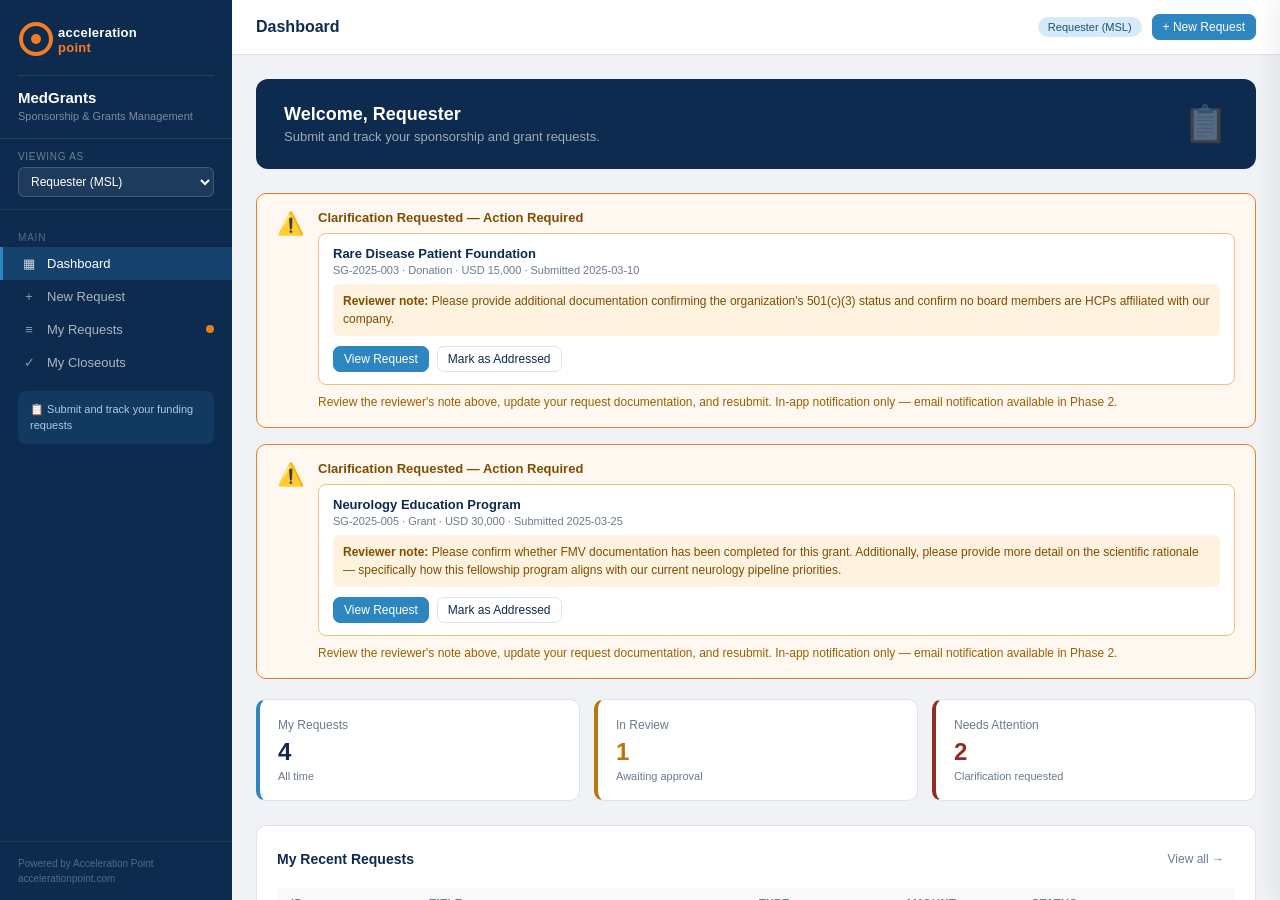
<file: index.html>
<!DOCTYPE html>
<html>
<head>
<meta charset="UTF-8">
<title>MedGrants — Sponsorship & Grants Management</title>
<style>
  * { box-sizing: border-box; margin: 0; padding: 0; }
  body { font-family: -apple-system, BlinkMacSystemFont, 'Segoe UI', sans-serif; background: #f0f2f5; color: #1a1a2e; font-size: 15px; }
  :root {
    --ap-navy: #0d2b4e; --ap-blue: #1a5276; --ap-accent: #2e86c1;
    --ap-light: #d6eaf8; --ap-green: #1e8449; --ap-amber: #b7770d;
    --ap-red: #922b21; --ap-border: #dde3ea; --ap-bg: #f0f2f5;
    --ap-surface: #ffffff; --ap-muted: #6b7a8d;
  }
  .app { display: flex; height: 100vh; }
  .sidebar { width: 232px; background: var(--ap-navy); display: flex; flex-direction: column; flex-shrink: 0; }
  .sidebar-brand { padding: 20px 18px 16px; border-bottom: 1px solid rgba(255,255,255,0.1); }
  .sidebar-brand .ap-logo { font-size: 13px; font-weight: 700; color: #fff; letter-spacing: 0.04em; margin-bottom: 2px; }
  .sidebar-brand .ap-tag { font-size: 10px; color: rgba(255,255,255,0.5); letter-spacing: 0.06em; text-transform: uppercase; margin-bottom: 10px; }
  .sidebar-brand .product-name { font-size: 15px; font-weight: 600; color: #fff; line-height: 1.3; }
  .sidebar-brand .product-sub { font-size: 11px; color: rgba(255,255,255,0.45); margin-top: 2px; }
  .role-switcher { padding: 12px 18px; border-bottom: 1px solid rgba(255,255,255,0.08); }
  .role-switcher label { font-size: 10px; color: rgba(255,255,255,0.4); display: block; margin-bottom: 5px; text-transform: uppercase; letter-spacing: 0.07em; }
  .role-switcher select { width: 100%; font-size: 12px; padding: 6px 8px; border: 1px solid rgba(255,255,255,0.15); border-radius: 6px; background: rgba(255,255,255,0.08); color: #fff; font-family: inherit; }
  .role-switcher select option { background: #1a3a5c; color: #fff; }
  .nav { padding: 10px 0; flex: 1; overflow-y: auto; }
  .nav-section { font-size: 10px; color: rgba(255,255,255,0.3); text-transform: uppercase; letter-spacing: 0.08em; padding: 12px 18px 4px; }
  .nav-item { display: flex; align-items: center; gap: 10px; padding: 9px 18px; cursor: pointer; font-size: 13px; color: rgba(255,255,255,0.65); border-left: 3px solid transparent; transition: all 0.15s; }
  .nav-item:hover { background: rgba(255,255,255,0.06); color: #fff; }
  .nav-item.active { color: #fff; background: rgba(46,134,193,0.25); border-left: 3px solid var(--ap-accent); font-weight: 500; }
  .nav-icon { width: 16px; text-align: center; font-size: 13px; opacity: 0.8; }
  .nav-badge { margin-left: auto; background: #c0392b; color: #fff; font-size: 10px; font-weight: 600; padding: 2px 6px; border-radius: 10px; display: none; }
  .role-banner { margin: 10px 18px; padding: 10px 12px; border-radius: 8px; font-size: 11px; line-height: 1.5; }
  .sidebar-footer { padding: 14px 18px; border-top: 1px solid rgba(255,255,255,0.08); }
  .sidebar-footer .ap-credit { font-size: 10px; color: rgba(255,255,255,0.3); line-height: 1.5; }
  .main { flex: 1; overflow-y: auto; display: flex; flex-direction: column; min-width: 0; }
  .topbar { background: var(--ap-surface); border-bottom: 1px solid var(--ap-border); padding: 14px 24px; display: flex; align-items: center; justify-content: space-between; flex-shrink: 0; }
  .topbar h1 { font-size: 16px; font-weight: 600; color: var(--ap-navy); }
  .topbar-right { display: flex; align-items: center; gap: 10px; }
  .topbar-badge { font-size: 11px; background: var(--ap-light); color: var(--ap-blue); padding: 4px 10px; border-radius: 20px; font-weight: 500; }
  .content { padding: 24px; flex: 1; }
  .btn { padding: 7px 14px; border-radius: 7px; font-size: 13px; cursor: pointer; border: 1px solid var(--ap-border); background: var(--ap-surface); color: var(--ap-navy); font-family: inherit; transition: all 0.15s; font-weight: 500; }
  .btn:hover { background: #f0f2f5; }
  .btn.primary { background: var(--ap-accent); color: #fff; border-color: var(--ap-accent); }
  .btn.primary:hover { background: var(--ap-blue); }
  .btn.danger { background: var(--ap-red); color: #fff; border-color: var(--ap-red); }
  .btn.success { background: var(--ap-green); color: #fff; border-color: var(--ap-green); }
  .btn.warning { background: var(--ap-amber); color: #fff; border-color: var(--ap-amber); }
  .btn.sm { padding: 5px 10px; font-size: 12px; }
  .btn.ghost { background: transparent; border-color: transparent; color: var(--ap-muted); }
  .btn.ghost:hover { background: #f0f2f5; color: var(--ap-navy); }
  .stats-grid { display: grid; grid-template-columns: repeat(4, 1fr); gap: 14px; margin-bottom: 24px; }
  .stats-grid-3 { display: grid; grid-template-columns: repeat(3, 1fr); gap: 14px; margin-bottom: 24px; }
  .stats-grid-2 { display: grid; grid-template-columns: repeat(2, 1fr); gap: 14px; margin-bottom: 24px; }
  .stat-card { background: var(--ap-surface); border: 1px solid var(--ap-border); border-radius: 10px; padding: 18px; }
  .stat-card.accent-left { border-left: 4px solid var(--ap-accent); }
  .stat-card.green-left { border-left: 4px solid var(--ap-green); }
  .stat-card.amber-left { border-left: 4px solid var(--ap-amber); }
  .stat-card.red-left { border-left: 4px solid var(--ap-red); }
  .stat-label { font-size: 12px; color: var(--ap-muted); margin-bottom: 6px; font-weight: 500; }
  .stat-value { font-size: 24px; font-weight: 700; color: var(--ap-navy); }
  .stat-sub { font-size: 11px; color: var(--ap-muted); margin-top: 4px; }
  .card { background: var(--ap-surface); border: 1px solid var(--ap-border); border-radius: 10px; padding: 20px; margin-bottom: 16px; }
  .card-header { display: flex; align-items: center; justify-content: space-between; margin-bottom: 16px; }
  .card-title { font-size: 14px; font-weight: 600; color: var(--ap-navy); }
  table { width: 100%; border-collapse: collapse; font-size: 13px; }
  th { text-align: left; padding: 9px 14px; font-size: 11px; font-weight: 600; color: var(--ap-muted); border-bottom: 1px solid var(--ap-border); letter-spacing: 0.05em; text-transform: uppercase; background: #f8f9fb; }
  td { padding: 11px 14px; border-bottom: 1px solid var(--ap-border); color: var(--ap-navy); vertical-align: middle; }
  tr:last-child td { border-bottom: none; }
  tr:hover td { background: #f8f9fb; }
  .badge { display: inline-block; padding: 3px 9px; border-radius: 20px; font-size: 11px; font-weight: 600; }
  .badge-pending { background: #fef3cd; color: #856404; }
  .badge-medical { background: #d1ecf1; color: #0c5460; }
  .badge-legal { background: #e2d9f3; color: #4a235a; }
  .badge-approved { background: #d4edda; color: #155724; }
  .badge-rejected { background: #f8d7da; color: #721c24; }
  .badge-closed { background: #d1f5e8; color: #0a4d30; }
  .badge-clarify { background: #fde8d8; color: #7d3010; }
  .badge-type { background: #eef0f3; color: #4a5568; }
  .badge-overdue { background: #fde8d8; color: #7d3010; }
  .form-grid { display: grid; grid-template-columns: 1fr 1fr; gap: 16px; }
  .form-group { display: flex; flex-direction: column; gap: 6px; }
  .form-group.full { grid-column: 1 / -1; }
  .form-group label { font-size: 12px; font-weight: 600; color: #374151; }
  .form-group input, .form-group select, .form-group textarea { padding: 9px 11px; border: 1px solid #d1d5db; border-radius: 7px; font-size: 13px; font-family: inherit; background: #fff; color: var(--ap-navy); transition: border 0.15s; }
  .form-group input:focus, .form-group select:focus, .form-group textarea:focus { outline: none; border-color: var(--ap-accent); box-shadow: 0 0 0 3px rgba(46,134,193,0.1); }
  .form-group textarea { resize: vertical; min-height: 88px; }
  .form-hint { font-size: 11px; color: var(--ap-muted); margin-top: 1px; }
  .form-section-title { font-size: 11px; font-weight: 700; color: var(--ap-blue); text-transform: uppercase; letter-spacing: 0.08em; padding: 14px 0 8px; border-top: 1px solid var(--ap-border); grid-column: 1 / -1; margin-top: 6px; }
  .form-section-title:first-child { border-top: none; margin-top: 0; padding-top: 0; }
  .detail-panel { position: fixed; top: 0; right: 0; width: 560px; height: 100vh; background: var(--ap-surface); border-left: 1px solid var(--ap-border); z-index: 100; overflow-y: auto; transform: translateX(100%); transition: transform 0.22s cubic-bezier(.4,0,.2,1); box-shadow: -4px 0 24px rgba(0,0,0,0.08); }
  .detail-panel.open { transform: translateX(0); }
  .detail-header { padding: 20px 24px; border-bottom: 1px solid var(--ap-border); display: flex; align-items: flex-start; justify-content: space-between; position: sticky; top: 0; background: var(--ap-surface); z-index: 10; }
  .detail-body { padding: 20px 24px; }
  .info-row { display: flex; border-bottom: 1px solid #f0f2f5; padding: 10px 0; }
  .info-label { width: 180px; font-size: 12px; color: var(--ap-muted); flex-shrink: 0; font-weight: 500; }
  .info-value { font-size: 13px; color: var(--ap-navy); }
  .audit-entry { padding: 10px 0; border-bottom: 1px solid #f0f2f5; display: flex; gap: 12px; }
  .audit-time { font-size: 11px; color: var(--ap-muted); width: 140px; flex-shrink: 0; }
  .action-bar { display: flex; gap: 8px; padding: 14px 0; flex-wrap: wrap; }
  .rationale-block { margin: 10px 0; padding: 14px; background: #f8f9fb; border-radius: 8px; border-left: 3px solid var(--ap-border); }
  .rationale-block.company { border-left-color: var(--ap-accent); background: #f0f7ff; }
  .rationale-block-label { font-size: 11px; font-weight: 700; color: var(--ap-muted); margin-bottom: 6px; text-transform: uppercase; letter-spacing: 0.05em; }
  .rationale-block.company .rationale-block-label { color: var(--ap-accent); }
  .rationale-block-text { font-size: 13px; line-height: 1.6; color: var(--ap-navy); }
  .section-label { font-size: 11px; font-weight: 700; color: var(--ap-muted); text-transform: uppercase; letter-spacing: 0.07em; margin: 20px 0 10px; }
  .progress-bar { height: 6px; background: #e8ecf0; border-radius: 3px; overflow: hidden; margin-top: 6px; }
  .progress-fill { height: 100%; border-radius: 3px; transition: width 0.3s; }
  .filter-bar { display: flex; gap: 8px; margin-bottom: 16px; align-items: center; flex-wrap: wrap; }
  .filter-bar select, .filter-bar input { font-size: 13px; padding: 7px 11px; border: 1px solid #d1d5db; border-radius: 7px; background: #fff; color: var(--ap-navy); font-family: inherit; }
  .overlay { position: fixed; inset: 0; background: rgba(13,43,78,0.3); z-index: 99; display: none; backdrop-filter: blur(2px); }
  .overlay.open { display: block; }
  .budget-bar-row { margin-bottom: 16px; }
  .budget-bar-label { display: flex; justify-content: space-between; font-size: 12px; margin-bottom: 5px; color: var(--ap-navy); }
  .empty-state { text-align: center; padding: 52px 24px; color: var(--ap-muted); font-size: 14px; }
  .sla-indicator { display: flex; align-items: center; gap: 6px; font-size: 12px; }
  .sla-dot { width: 8px; height: 8px; border-radius: 50%; flex-shrink: 0; }
  .sla-ok { background: #27ae60; } .sla-warn { background: #e67e22; } .sla-over { background: #e74c3c; }
  .closeout-form { background: #f8f9fb; border-radius: 8px; padding: 18px; margin-top: 12px; border: 1px solid var(--ap-border); }
  .export-row { display: flex; gap: 8px; margin-bottom: 16px; flex-wrap: wrap; }
  .toast { position: fixed; bottom: 28px; right: 28px; background: var(--ap-navy); color: #fff; padding: 14px 20px; border-radius: 10px; font-size: 13px; font-weight: 500; z-index: 200; opacity: 0; transform: translateY(10px); transition: all 0.25s; pointer-events: none; box-shadow: 0 4px 20px rgba(0,0,0,0.2); }
  .toast.show { opacity: 1; transform: translateY(0); }
  .settings-grid { display: grid; grid-template-columns: 220px 1fr; gap: 20px; }
  .settings-nav { background: var(--ap-surface); border: 1px solid var(--ap-border); border-radius: 10px; overflow: hidden; height: fit-content; }
  .settings-nav-item { padding: 11px 16px; font-size: 13px; cursor: pointer; color: var(--ap-muted); border-left: 3px solid transparent; transition: all 0.15s; }
  .settings-nav-item:hover { background: #f8f9fb; color: var(--ap-navy); }
  .settings-nav-item.active { color: var(--ap-navy); background: var(--ap-light); border-left-color: var(--ap-accent); font-weight: 600; }
  .settings-panel { background: var(--ap-surface); border: 1px solid var(--ap-border); border-radius: 10px; padding: 24px; }
  .settings-panel h3 { font-size: 15px; font-weight: 600; color: var(--ap-navy); margin-bottom: 6px; }
  .settings-panel p { font-size: 13px; color: var(--ap-muted); margin-bottom: 20px; }
  .tag-list { display: flex; flex-wrap: wrap; gap: 8px; margin-bottom: 14px; }
  .tag-item { display: flex; align-items: center; gap: 6px; background: var(--ap-light); color: var(--ap-blue); padding: 5px 12px; border-radius: 20px; font-size: 13px; font-weight: 500; }
  .tag-remove { cursor: pointer; color: var(--ap-blue); font-size: 14px; line-height: 1; opacity: 0.7; }
  .tag-remove:hover { opacity: 1; }
  .tag-add-row { display: flex; gap: 8px; }
  .tag-add-row input { flex: 1; padding: 8px 11px; border: 1px solid #d1d5db; border-radius: 7px; font-size: 13px; font-family: inherit; }
  .branding-preview { background: var(--ap-navy); color: #fff; border-radius: 10px; padding: 18px; margin-top: 16px; }
  .branding-preview .prev-logo { font-size: 14px; font-weight: 700; }
  .branding-preview .prev-tag { font-size: 10px; opacity: 0.5; text-transform: uppercase; letter-spacing: 0.06em; margin-bottom: 8px; }
  .branding-preview .prev-product { font-size: 16px; font-weight: 600; margin-top: 6px; }
  .divider { border: none; border-top: 1px solid var(--ap-border); margin: 20px 0; }
  .sla-config-row { display: flex; align-items: center; gap: 12px; margin-bottom: 12px; }
  .sla-config-row label { width: 180px; font-size: 13px; color: var(--ap-navy); font-weight: 500; }
  .sla-config-row input { width: 80px; padding: 7px 10px; border: 1px solid #d1d5db; border-radius: 7px; font-size: 13px; text-align: center; }
  .sla-config-row span { font-size: 12px; color: var(--ap-muted); }
  .welcome-card { background: var(--ap-navy); color: #fff; border-radius: 12px; padding: 24px 28px; margin-bottom: 24px; display: flex; align-items: center; justify-content: space-between; }
  .welcome-card .wc-left h2 { font-size: 18px; font-weight: 700; margin-bottom: 4px; }
  .welcome-card .wc-left p { font-size: 13px; color: rgba(255,255,255,0.6); }
  .welcome-card .wc-right { font-size: 36px; opacity: 0.3; }

  /* ── Clarification Alert ── */
  .clarify-alert { background: #fff8f0; border: 1.5px solid #e67e22; border-radius: 10px; padding: 16px 20px; margin-bottom: 16px; display: flex; gap: 14px; align-items: flex-start; }
  .clarify-alert-icon { font-size: 22px; flex-shrink: 0; margin-top: 1px; }
  .clarify-alert-body { flex: 1; }
  .clarify-alert-title { font-size: 13px; font-weight: 700; color: #7d4e00; margin-bottom: 4px; }
  .clarify-alert-desc { font-size: 12px; color: #9a6000; line-height: 1.5; }
  .clarify-alert-actions { display: flex; gap: 8px; margin-top: 10px; flex-wrap: wrap; }
  .clarify-item { background: #fff; border: 1px solid #f0c080; border-radius: 8px; padding: 12px 14px; margin-bottom: 8px; }
  .clarify-item-title { font-size: 13px; font-weight: 600; color: var(--ap-navy); margin-bottom: 3px; }
  .clarify-item-meta { font-size: 11px; color: var(--ap-muted); margin-bottom: 8px; }
  .clarify-item-note { font-size: 12px; color: #7d4e00; background: #fff3e0; padding: 8px 10px; border-radius: 6px; margin-bottom: 8px; line-height: 1.5; }

  /* Notification dot on nav */
  .nav-alert-dot { width: 8px; height: 8px; background: #e67e22; border-radius: 50%; margin-left: auto; flex-shrink: 0; }
  .file-drop-zone { border: 2px dashed var(--ap-border); border-radius: 8px; padding: 20px; text-align: center; cursor: pointer; transition: all 0.15s; background: #f8f9fb; }
  .file-drop-zone:hover, .file-drop-zone.dragover { border-color: var(--ap-accent); background: var(--ap-light); }
  .file-list { margin-top: 10px; display: flex; flex-direction: column; gap: 6px; }
  .file-item { display: flex; align-items: center; justify-content: space-between; padding: 8px 12px; background: #fff; border: 1px solid var(--ap-border); border-radius: 7px; font-size: 12px; }
  .file-item-name { display: flex; align-items: center; gap: 8px; color: var(--ap-navy); font-weight: 500; }
  .file-item-size { color: var(--ap-muted); font-size: 11px; }
  .file-item-remove { cursor: pointer; color: var(--ap-muted); font-size: 16px; line-height: 1; padding: 0 4px; }
  .file-item-remove:hover { color: var(--ap-red); }
  .attachment-item { display: flex; align-items: center; justify-content: space-between; padding: 10px 14px; background: #f8f9fb; border: 1px solid var(--ap-border); border-radius: 8px; margin-bottom: 6px; }
  .attachment-item-left { display: flex; align-items: center; gap: 10px; }
  .attachment-icon { width: 32px; height: 32px; border-radius: 6px; display: flex; align-items: center; justify-content: center; font-size: 16px; flex-shrink: 0; background: var(--ap-light); }
  .attachment-meta { font-size: 11px; color: var(--ap-muted); margin-top: 2px; }
</style>
</head>
<body>
<div class="toast" id="toast"></div>
<div class="app">
  <div class="sidebar">
    <div class="sidebar-brand">
      <!-- Acceleration Point Logo SVG -->
      <div id="apLogoBlock" style="margin-bottom:14px">
        <svg width="160" height="38" viewBox="0 0 160 38" xmlns="http://www.w3.org/2000/svg">
          <!-- Orange ring icon -->
          <circle cx="18" cy="19" r="15" fill="none" stroke="#F57C20" stroke-width="4"/>
          <circle cx="18" cy="19" r="5" fill="#F57C20"/>
          <!-- "acceleration" text -->
          <text x="40" y="17" font-family="-apple-system,BlinkMacSystemFont,'Segoe UI',sans-serif" font-size="13" font-weight="700" fill="#ffffff" letter-spacing="0.02em">acceleration</text>
          <!-- "point" text -->
          <text x="40" y="32" font-family="-apple-system,BlinkMacSystemFont,'Segoe UI',sans-serif" font-size="13" font-weight="700" fill="#F57C20" letter-spacing="0.02em">point</text>
        </svg>
      </div>
      <div style="height:1px;background:rgba(255,255,255,0.1);margin-bottom:12px"></div>
      <div class="product-name" id="brandProduct">MedGrants</div>
      <div class="product-sub">Sponsorship &amp; Grants Management</div>
    </div>
    <div class="role-switcher">
      <label>Viewing as</label>
      <select id="roleSelect" onchange="setRole(this.value)">
        <option value="requester">Requester (MSL)</option>
        <option value="budget">Budget Owner</option>
        <option value="medical">Medical Reviewer</option>
        <option value="legal">Legal / Compliance</option>
        <option value="admin">Admin / Leadership</option>
      </select>
    </div>
    <nav class="nav" id="sidebarNav"></nav>
    <div class="sidebar-footer">
      <div class="ap-credit" id="sidebarCredit">Powered by Acceleration Point<br>accelerationpoint.com</div>
    </div>
  </div>
  <div class="main">
    <div class="topbar">
      <h1 id="topbarTitle">Dashboard</h1>
      <div class="topbar-right">
        <span class="topbar-badge" id="topbarRole">Requester (MSL)</span>
        <button class="btn sm primary" id="topbarNewBtn" onclick="showView('submit')" style="display:none">+ New Request</button>
      </div>
    </div>
    <div class="content" id="mainContent"></div>
  </div>
</div>
<div class="overlay" id="overlay" onclick="closeDetail()"></div>
<div class="detail-panel" id="detailPanel"></div>

<script>
function saveState(){try{localStorage.setItem('mg_requests',JSON.stringify(STATE.requests));localStorage.setItem('mg_budgets',JSON.stringify(STATE.budgets));}catch(e){}}
function saveSettings(){try{localStorage.setItem('mg_settings',JSON.stringify(SETTINGS));}catch(e){}}
function loadSettings(){try{const s=localStorage.getItem('mg_settings');if(s)Object.assign(SETTINGS,JSON.parse(s));}catch(e){}}
function loadState(){try{const r=localStorage.getItem('mg_requests');const b=localStorage.getItem('mg_budgets');if(r)STATE.requests=JSON.parse(r);if(b)STATE.budgets=JSON.parse(b);}catch(e){}}

const ROLE_NAV = {
  requester:[
    {id:'dashboard',label:'Dashboard',icon:'▦',section:'Main'},
    {id:'submit',label:'New Request',icon:'+'},
    {id:'myrequests',label:'My Requests',icon:'≡',clarifyDot:true},
    {id:'closeout',label:'My Closeouts',icon:'✓'},
  ],
  budget:[
    {id:'dashboard',label:'Dashboard',icon:'▦',section:'Main'},
    {id:'requests',label:'All Requests',icon:'≡'},
    {id:'budget',label:'Budget Tracker',icon:'$',section:'Reports'},
    {id:'sla',label:'SLA Monitor',icon:'⏱',badge:true},
  ],
  medical:[
    {id:'dashboard',label:'Dashboard',icon:'▦',section:'Main'},
    {id:'requests',label:'All Requests',icon:'≡'},
    {id:'sla',label:'SLA Monitor',icon:'⏱',badge:true,section:'Reports'},
  ],
  legal:[
    {id:'dashboard',label:'Dashboard',icon:'▦',section:'Main'},
    {id:'requests',label:'All Requests',icon:'≡'},
    {id:'transparency',label:'Transparency',icon:'◈',section:'Reports'},
    {id:'sla',label:'SLA Monitor',icon:'⏱',badge:true},
  ],
  admin:[
    {id:'dashboard',label:'Dashboard',icon:'▦',section:'Main'},
    {id:'requests',label:'All Requests',icon:'≡'},
    {id:'submit',label:'New Request',icon:'+'},
    {id:'closeout',label:'Closeout',icon:'✓',section:'Operations'},
    {id:'budget',label:'Budget Tracker',icon:'$'},
    {id:'transparency',label:'Transparency',icon:'◈'},
    {id:'sla',label:'SLA Monitor',icon:'⏱',badge:true},
    {id:'audit',label:'Audit Log',icon:'◎'},
    {id:'settings',label:'Settings',icon:'⚙',section:'Admin'},
  ]
};

const ROLE_BANNERS = {
  requester:{bg:'rgba(46,134,193,0.15)',color:'#a9cce3',icon:'📋',desc:'Submit and track your funding requests'},
  budget:{bg:'rgba(183,119,13,0.15)',color:'#f9d97e',icon:'💰',desc:'Review and approve budget allocations'},
  medical:{bg:'rgba(30,132,73,0.15)',color:'#a9dfbf',icon:'🔬',desc:'Review scientific merit and strategic alignment'},
  legal:{bg:'rgba(142,68,173,0.15)',color:'#d7bde2',icon:'⚖️',desc:'Review compliance and regulatory requirements'},
  admin:{bg:'rgba(255,255,255,0.08)',color:'rgba(255,255,255,0.7)',icon:'👑',desc:'Full access — all modules and settings'},
};

const SETTINGS = {
  brandName:'Acceleration Point',brandTagline:'Empowering Medical Affairs',productName:'MedGrants',
  therapeuticAreas:['Oncology','Cardiology','Neurology','Rare Disease','Immunology','Hematology','Respiratory','Other'],
  regions:['North America','Europe','APAC','LATAM','Middle East & Africa'],
  currencies:['USD','EUR','GBP','JPY','CHF'],
  costCenters:['CC-101','CC-102','CC-103','CC-104','CC-201','CC-202','CC-203','CC-204','CC-301','CC-302'],
  transparencyCategories:['Sponsorship - Congress','Educational Grant','Research Grant - IIT','Charitable Donation','Advisory Board','Speaker Fee','Investigator Meeting'],
  requestTypes:['Sponsorship','Grant','Donation'],
  approverLabels:{budget:'Budget Owner',medical:'Medical Reviewer',legal:'Legal / Compliance'},
  sla:{budget:2,medical:4,legal:4}
};

const NOW_BASE=new Date('2025-04-10T12:00:00');
function nowStr(){return NOW_BASE.toISOString().slice(0,16).replace('T',' ');}
const REQUESTER_IDENTITY='Dr. Sarah Chen';

const DEFAULT_REQUESTS=[
  {id:'SG-2025-001',type:'Sponsorship',title:'ASCO Annual Meeting 2025',requester:'Dr. Sarah Chen',requesterTitle:'MSL',region:'North America',ta:'Oncology',amount:45000,currency:'USD',beneficiary:'American Society of Clinical Oncology',benefType:'HCO',benefCountry:'United States',quarter:'Q2',costCenter:'CC-102',status:'Legal Review',submitted:'2025-04-01',eventDate:'2025-06-02',fmv:true,commercial:false,rationale:'Scientific congress supporting key oncology KOL engagement and data dissemination.',companyBenefit:'Positions the company as a committed partner to the oncology community; provides a platform to engage with key opinion leaders ahead of upcoming data readouts.',sunshine:true,transparencyCategory:'Sponsorship - Congress',attachments:[],closeout:null,sla:{budgetDue:'2025-04-03',medicalDue:'2025-04-07',legalDue:'2025-04-11',budgetDone:'2025-04-02',medicalDone:'2025-04-05',legalDone:null},audit:[{ts:'2025-04-01 09:00',user:'Dr. Sarah Chen',action:'Request submitted.'},{ts:'2025-04-02 11:20',user:'John Marcus (Budget Owner)',action:'Budget approved — $45,000 reserved. Routed to Medical Review.'},{ts:'2025-04-05 14:10',user:'Dr. Patel (Medical Reviewer)',action:'Medical review approved. Routed to Legal / Compliance.'}]},
  {id:'SG-2025-002',type:'Grant',title:'Cardiovascular Outcomes IIT',requester:'Mark Liu',requesterTitle:'Medical Director',region:'Europe',ta:'Cardiology',amount:120000,currency:'EUR',beneficiary:'Dr. Hans Weber',benefType:'HCP',benefCountry:'Germany',quarter:'Q2',costCenter:'CC-204',status:'Medical Review',submitted:'2025-04-03',eventDate:'2025-07-15',fmv:true,commercial:false,rationale:'Investigator-initiated trial examining CV outcomes in high-risk patients.',companyBenefit:'Generates independent real-world evidence; strengthens scientific credibility through peer-led research.',sunshine:false,transparencyCategory:'Research Grant - IIT',attachments:[],closeout:null,sla:{budgetDue:'2025-04-05',medicalDue:'2025-04-09',legalDue:'2025-04-13',budgetDone:'2025-04-04',medicalDone:null,legalDone:null},audit:[{ts:'2025-04-03 10:00',user:'Mark Liu',action:'Request submitted.'},{ts:'2025-04-04 09:45',user:'Lisa Park (Budget Owner)',action:'Budget approved — €120,000 reserved. Routed to Medical Review.'}]},
  {id:'SG-2025-003',type:'Donation',title:'Rare Disease Patient Foundation',requester:'Dr. Sarah Chen',requesterTitle:'MSL',region:'North America',ta:'Rare Disease',amount:15000,currency:'USD',beneficiary:'RD Patient Foundation',benefType:'HCO',benefCountry:'United States',quarter:'Q1',costCenter:'CC-301',status:'Clarification Requested',submitted:'2025-03-10',eventDate:'2025-04-20',fmv:true,commercial:false,rationale:'Charitable contribution to patient advocacy organization aligned with therapeutic focus.',companyBenefit:"Demonstrates corporate social responsibility and deepens the company's relationship with the rare disease patient community.",sunshine:true,transparencyCategory:'Charitable Donation',attachments:[],closeout:null,clarificationNote:'Please provide additional documentation confirming the organization\'s 501(c)(3) status and confirm no board members are HCPs affiliated with our company.',sla:{budgetDue:'2025-03-12',medicalDue:'2025-03-14',legalDue:'2025-03-16',budgetDone:'2025-03-11',medicalDone:'2025-03-12',legalDone:null},audit:[{ts:'2025-03-10 08:30',user:'Dr. Sarah Chen',action:'Request submitted.'},{ts:'2025-03-11 10:00',user:'John Marcus (Budget Owner)',action:'Budget approved.'},{ts:'2025-03-12 15:30',user:'Dr. Patel (Medical Reviewer)',action:'Medical review approved.'},{ts:'2025-03-14 09:15',user:'Claire Osei (Legal/Compliance)',action:'Clarification requested — additional compliance documentation required before this request can be approved.'}]},
  {id:'SG-2025-004',type:'Sponsorship',title:'ESC Congress 2025',requester:'Mark Liu',requesterTitle:'Medical Director',region:'Europe',ta:'Cardiology',amount:60000,currency:'EUR',beneficiary:'European Society of Cardiology',benefType:'HCO',benefCountry:'Belgium',quarter:'Q3',costCenter:'CC-204',status:'Pending Budget Review',submitted:'2025-04-08',eventDate:'2025-08-30',fmv:true,commercial:false,rationale:"Premier European cardiology congress — key platform for data presentations.",companyBenefit:"Provides visibility among European cardiology thought leaders; aligns with EU market expansion strategy.",sunshine:false,transparencyCategory:'Sponsorship - Congress',attachments:[],closeout:null,sla:{budgetDue:'2025-04-10',medicalDue:'2025-04-14',legalDue:'2025-04-18',budgetDone:null,medicalDone:null,legalDone:null},audit:[{ts:'2025-04-08 11:00',user:'Mark Liu',action:'Request submitted — pending budget owner review.'}]},
  {id:'SG-2025-005',type:'Grant',title:'Neurology Education Program',requester:'Dr. Sarah Chen',requesterTitle:'MSL',region:'North America',ta:'Neurology',amount:30000,currency:'USD',beneficiary:'AAN Foundation',benefType:'HCO',benefCountry:'United States',quarter:'Q2',costCenter:'CC-105',status:'Clarification Requested',submitted:'2025-03-25',eventDate:'2025-05-10',fmv:false,commercial:false,rationale:'Educational grant for neurology fellowship program.',companyBenefit:'Supports HCP education in a disease area where unmet need remains high.',sunshine:true,transparencyCategory:'Educational Grant',attachments:[],closeout:null,attachments:[],clarificationNote:'Please confirm whether FMV documentation has been completed for this grant. Additionally, please provide more detail on the scientific rationale — specifically how this fellowship program aligns with our current neurology pipeline priorities.',clarificationFromStage:'Medical Review',messages:[],sla:{budgetDue:'2025-03-27',medicalDue:'2025-03-31',legalDue:null,budgetDone:'2025-03-26',medicalDone:null,legalDone:null},audit:[{ts:'2025-03-25 09:00',user:'Dr. Sarah Chen',action:'Request submitted.'},{ts:'2025-03-26 14:00',user:'John Marcus (Budget Owner)',action:'Budget approved.'},{ts:'2025-03-28 10:30',user:'Dr. Patel (Medical Reviewer)',action:'Clarification requested at Medical Review stage. Note to requester: "Please confirm whether FMV documentation has been completed for this grant. Additionally, please provide more detail on the scientific rationale." In-platform alert sent to requester.'}]},
  {id:'SG-2025-006',type:'Sponsorship',title:'Hematology Society Spring Symposium',requester:'Dr. Sarah Chen',requesterTitle:'MSL',region:'North America',ta:'Oncology',amount:22000,currency:'USD',beneficiary:'American Hematology Society',benefType:'HCO',benefCountry:'United States',quarter:'Q2',costCenter:'CC-102',status:'Closed / Completed',submitted:'2025-02-15',eventDate:'2025-03-28',fmv:true,commercial:false,rationale:'Annual spring symposium for hematology KOLs.',companyBenefit:'Maintained presence among hematology KOLs; foundation for follow-up scientific exchanges with five high-priority accounts.',sunshine:true,transparencyCategory:'Sponsorship - Congress',attachments:[],closeout:{actualSpend:19800,attendance:142,outcomeNotes:'Event held as planned. 142 attendees. Sponsor acknowledgment displayed appropriately. No promotional content observed.',confirmed:true,closedDate:'2025-04-02'},sla:{budgetDue:'2025-02-17',medicalDue:'2025-02-21',legalDue:'2025-02-25',budgetDone:'2025-02-16',medicalDone:'2025-02-20',legalDone:'2025-02-24'},audit:[{ts:'2025-02-15 08:00',user:'Dr. Sarah Chen',action:'Request submitted.'},{ts:'2025-02-16 10:00',user:'John Marcus (Budget Owner)',action:'Budget approved.'},{ts:'2025-02-20 09:00',user:'Dr. Patel (Medical Reviewer)',action:'Medical review approved.'},{ts:'2025-02-24 14:00',user:'Claire Osei (Legal/Compliance)',action:'Legal review approved.'},{ts:'2025-04-02 11:00',user:'Dr. Sarah Chen',action:'Post-event closeout submitted. Actual: $19,800 vs committed $22,000. Variance: -$2,200.'}]},
];
const DEFAULT_BUDGETS=[
  {region:'North America',ta:'Oncology',quarter:'Q2',total:200000,committed:67000,actual:19800},
  {region:'North America',ta:'Neurology',quarter:'Q2',total:80000,committed:0,actual:0},
  {region:'North America',ta:'Rare Disease',quarter:'Q1',total:50000,committed:15000,actual:0},
  {region:'Europe',ta:'Cardiology',quarter:'Q2',total:300000,committed:120000,actual:0},
  {region:'Europe',ta:'Cardiology',quarter:'Q3',total:300000,committed:60000,actual:0},
];

const STATE={role:'requester',view:'dashboard',requests:JSON.parse(JSON.stringify(DEFAULT_REQUESTS)),budgets:JSON.parse(JSON.stringify(DEFAULT_BUDGETS)),nextId:7,settingsTab:'branding'};
const ROLE_MAP={requester:{label:'Requester (MSL)',canApprove:false,approvalStep:null},budget:{label:'Budget Owner',canApprove:true,approvalStep:'Pending Budget Review'},medical:{label:'Medical Reviewer',canApprove:true,approvalStep:'Medical Review'},legal:{label:'Legal / Compliance',canApprove:true,approvalStep:'Legal Review'},admin:{label:'Admin / Leadership',canApprove:false,approvalStep:null}};
const STATUS_FLOW=['Pending Budget Review','Medical Review','Legal Review','Approved'];
const STATUS_BADGE={'Pending Budget Review':'badge-pending','Medical Review':'badge-medical','Legal Review':'badge-legal','Approved':'badge-approved','Rejected':'badge-rejected','Closed / Completed':'badge-closed','Clarification Requested':'badge-clarify'};

function getSLAStatus(r){const today='2025-04-10';const due={'Pending Budget Review':r.sla.budgetDue,'Medical Review':r.sla.medicalDue,'Legal Review':r.sla.legalDue}[r.status];if(!due)return{status:'ok',label:'N/A'};const days=Math.ceil((new Date(due)-new Date(today))/86400000);if(days<0)return{status:'over',label:`${Math.abs(days)}d overdue`};if(days<=1)return{status:'warn',label:'Due today'};return{status:'ok',label:`${days}d remaining`};}
function getOverdueCount(){return STATE.requests.filter(r=>['Pending Budget Review','Medical Review','Legal Review'].includes(r.status)&&getSLAStatus(r).status==='over').length;}
function myRequests(){return STATE.requests.filter(r=>r.requester===REQUESTER_IDENTITY);}
function myClarifications(){return myRequests().filter(r=>r.status==='Clarification Requested');}
function showToast(msg){const t=document.getElementById('toast');t.textContent=msg;t.classList.add('show');setTimeout(()=>t.classList.remove('show'),3000);}

function buildNav(){
  const items=ROLE_NAV[STATE.role]||ROLE_NAV.admin;
  const overdue=getOverdueCount();
  const clarifyCount=myClarifications().length;
  let html='';let lastSection='';
  items.forEach(item=>{
    if(item.section&&item.section!==lastSection){html+=`<div class="nav-section">${item.section}</div>`;lastSection=item.section;}
    const active=STATE.view===item.id?'active':'';
    const badge=item.badge&&overdue>0?`<span class="nav-badge" style="display:inline">${overdue}</span>`:'';
    const dot=item.clarifyDot&&clarifyCount>0?`<span class="nav-alert-dot" title="${clarifyCount} clarification${clarifyCount>1?'s':''} needed"></span>`:'';
    html+=`<div class="nav-item ${active}" onclick="showView('${item.id}')" id="nav-${item.id}"><span class="nav-icon">${item.icon}</span>${item.label}${badge}${dot}</div>`;
  });
  const b=ROLE_BANNERS[STATE.role];
  html+=`<div class="role-banner" style="background:${b.bg};margin-top:12px"><div style="font-size:11px;color:${b.color};line-height:1.5">${b.icon} ${b.desc}</div></div>`;
  document.getElementById('sidebarNav').innerHTML=html;
}

function setRole(r){
  STATE.role=r;
  document.getElementById('topbarRole').textContent=ROLE_MAP[r]?.label||r;
  document.getElementById('topbarNewBtn').style.display=(r==='requester'||r==='admin')?'':'none';
  STATE.view='dashboard';
  buildNav();renderView();
}

function showView(v){
  if(STATE.view==='submit' && v!=='submit'){ pendingFiles=[]; }
  STATE.view=v;buildNav();
  const titles={dashboard:'Dashboard',requests:'All Requests',submit:'New Request',myrequests:'My Requests',closeout:'Post-Event Closeout',budget:'Budget Tracker',transparency:'Transparency Reporting',sla:'SLA Monitor',audit:'Audit Log',settings:'Admin Settings'};
  document.getElementById('topbarTitle').textContent=titles[v]||v;
  renderView();
}

function renderView(){
  const views={dashboard:renderDashboard,requests:renderRequests,submit:renderSubmit,myrequests:renderMyRequests,closeout:renderCloseout,budget:renderBudget,transparency:renderTransparency,sla:renderSLA,audit:renderAuditLog,settings:renderSettings};
  (views[STATE.view]||renderDashboard)();
}

// ── CLARIFICATION ALERT COMPONENT ──
function renderClarificationAlerts(){
  const items=myClarifications();
  if(!items.length)return'';
  return`<div style="margin-bottom:20px">
    ${items.map(r=>`
      <div class="clarify-alert">
        <div class="clarify-alert-icon">⚠️</div>
        <div class="clarify-alert-body">
          <div class="clarify-alert-title">Clarification Requested — Action Required</div>
          <div style="margin-top:8px">
            <div class="clarify-item">
              <div class="clarify-item-title">${r.title}</div>
              <div class="clarify-item-meta">${r.id} · ${r.type} · ${r.currency} ${r.amount.toLocaleString()} · Submitted ${r.submitted}</div>
              ${r.clarificationNote?`<div class="clarify-item-note"><strong>Reviewer note:</strong> ${r.clarificationNote}</div>`:''}
              <div class="clarify-alert-actions">
                <button class="btn sm primary" onclick="openDetail('${r.id}')">View Request</button>
                <button class="btn sm" onclick="dismissClarify('${r.id}')">Mark as Addressed</button>
              </div>
            </div>
          </div>
          <div class="clarify-alert-desc" style="margin-top:4px">Review the reviewer's note above, update your request documentation, and resubmit. In-app notification only — email notification available in Phase 2.</div>
        </div>
      </div>
    `).join('')}
  </div>`;
}

function dismissClarify(id){
  const r=STATE.requests.find(x=>x.id===id);if(!r)return;
  const returnStage=r.clarificationFromStage||'Pending Budget Review';
  const stageLabel={
    'Pending Budget Review': SETTINGS.approverLabels.budget||'Budget Owner',
    'Medical Review': SETTINGS.approverLabels.medical||'Medical Reviewer',
    'Legal Review': SETTINGS.approverLabels.legal||'Legal / Compliance'
  }[returnStage]||returnStage;
  r.status=returnStage;
  r.audit.push({ts:nowStr(),user:REQUESTER_IDENTITY,action:`Clarification marked as addressed. Request routed back to ${stageLabel} (bypassing previously completed review steps).`});
  saveState();closeDetail();buildNav();renderView();showToast(`Request routed back to ${stageLabel}.`);
}

// ── DASHBOARDS ──
function renderDashboard(){
  if(STATE.role==='requester')return renderDashboardRequester();
  if(STATE.role==='budget')return renderDashboardBudget();
  if(STATE.role==='medical')return renderDashboardMedical();
  if(STATE.role==='legal')return renderDashboardLegal();
  renderDashboardAdmin();
}

function renderDashboardRequester(){
  const mine=myRequests();
  const pending=mine.filter(r=>['Pending Budget Review','Medical Review','Legal Review'].includes(r.status)).length;
  const approved=mine.filter(r=>r.status==='Approved'||r.status==='Closed / Completed').length;
  const needsCloseout=mine.filter(r=>r.status==='Approved'&&!r.closeout);
  const clarify=myClarifications();
  document.getElementById('mainContent').innerHTML=`
    <div class="welcome-card"><div class="wc-left"><h2>Welcome, Requester</h2><p>Submit and track your sponsorship and grant requests.</p></div><div class="wc-right">📋</div></div>
    ${renderClarificationAlerts()}
    <div class="stats-grid-3">
      <div class="stat-card accent-left"><div class="stat-label">My Requests</div><div class="stat-value">${mine.length}</div><div class="stat-sub">All time</div></div>
      <div class="stat-card amber-left"><div class="stat-label">In Review</div><div class="stat-value" style="color:var(--ap-amber)">${pending}</div><div class="stat-sub">Awaiting approval</div></div>
      <div class="stat-card ${clarify.length>0?'red-left':'green-left'}"><div class="stat-label">${clarify.length>0?'Needs Attention':'Approved / Closed'}</div><div class="stat-value" style="color:${clarify.length>0?'var(--ap-red)':'var(--ap-green)'}">${clarify.length>0?clarify.length:approved}</div><div class="stat-sub">${clarify.length>0?'Clarification requested':'Completed'}</div></div>
    </div>
    ${needsCloseout.length>0?`<div class="card" style="border-left:4px solid var(--ap-amber)"><div class="card-header"><span class="card-title">Closeout Required</span><span class="badge badge-overdue">${needsCloseout.length} item${needsCloseout.length>1?'s':''}</span></div><table><thead><tr><th>ID</th><th>Title</th><th>Committed</th><th>Event Date</th><th>Action</th></tr></thead><tbody>${needsCloseout.map(r=>`<tr><td style="font-family:monospace;font-size:12px">${r.id}</td><td>${r.title}</td><td>${r.currency} ${r.amount.toLocaleString()}</td><td>${r.eventDate}</td><td><button class="btn sm warning" onclick="openCloseoutForm('${r.id}')">Closeout</button></td></tr>`).join('')}</tbody></table></div>`:''}
    <div class="card"><div class="card-header"><span class="card-title">My Recent Requests</span><button class="btn sm ghost" onclick="showView('myrequests')">View all →</button></div>
    ${mine.length===0?`<div class="empty-state">No requests yet.<br><br><button class="btn primary" onclick="showView('submit')">Submit Your First Request</button></div>`:`
    <table><thead><tr><th>ID</th><th>Title</th><th>Type</th><th>Amount</th><th>Status</th></tr></thead><tbody>${mine.slice().reverse().slice(0,5).map(r=>`<tr onclick="openDetail('${r.id}')" style="cursor:pointer"><td style="font-family:monospace;font-size:12px">${r.id}</td><td>${r.title}</td><td><span class="badge badge-type">${r.type}</span></td><td>${r.currency} ${r.amount.toLocaleString()}</td><td><span class="badge ${STATUS_BADGE[r.status]||'badge-type'}">${r.status}</span></td></tr>`).join('')}</tbody></table>`}
    </div>
    <div style="text-align:center;padding:8px"><button class="btn primary" onclick="showView('submit')">+ Submit New Request</button></div>`;
}

function renderDashboardBudget(){
  const pending=STATE.requests.filter(r=>r.status==='Pending Budget Review');
  const overdue=pending.filter(r=>getSLAStatus(r).status==='over').length;
  const totalCommitted=STATE.budgets.reduce((a,b)=>a+b.committed,0);
  const totalBudget=STATE.budgets.reduce((a,b)=>a+b.total,0);
  document.getElementById('mainContent').innerHTML=`
    <div class="welcome-card"><div class="wc-left"><h2>Budget Owner View</h2><p>Review requests pending budget approval and monitor spend.</p></div><div class="wc-right">💰</div></div>
    <div class="stats-grid">
      <div class="stat-card accent-left"><div class="stat-label">Pending Your Review</div><div class="stat-value" style="color:var(--ap-amber)">${pending.length}</div><div class="stat-sub">${overdue>0?`<span style="color:var(--ap-red);font-weight:600">${overdue} overdue</span>`:'All within SLA'}</div></div>
      <div class="stat-card"><div class="stat-label">Total Committed</div><div class="stat-value" style="color:var(--ap-accent)">$${totalCommitted.toLocaleString()}</div></div>
      <div class="stat-card"><div class="stat-label">Total Budget</div><div class="stat-value">$${totalBudget.toLocaleString()}</div></div>
      <div class="stat-card"><div class="stat-label">Budget Utilized</div><div class="stat-value">${Math.round(totalCommitted/totalBudget*100)}%</div></div>
    </div>
    ${pending.length>0?`<div class="card"><div class="card-header"><span class="card-title">Pending Your Approval</span><span class="badge badge-pending">${pending.length} item${pending.length>1?'s':''}</span></div><table><thead><tr><th>ID</th><th>Title</th><th>Requester</th><th>Amount</th><th>SLA</th><th>Action</th></tr></thead><tbody>${pending.map(r=>{const sla=getSLAStatus(r);return`<tr><td style="font-family:monospace;font-size:12px">${r.id}</td><td><strong style="font-weight:600">${r.title}</strong><br><span style="font-size:11px;color:var(--ap-muted)">${r.ta} · ${r.region}</span></td><td style="font-size:12px">${r.requester}</td><td style="font-weight:600">${r.currency} ${r.amount.toLocaleString()}</td><td><div class="sla-indicator"><div class="sla-dot sla-${sla.status}"></div>${sla.label}</div></td><td><button class="btn sm primary" onclick="openDetail('${r.id}')">Review</button></td></tr>`;}).join('')}</tbody></table></div>`:`<div class="card"><div class="empty-state">No requests pending your review.</div></div>`}
    <div class="card"><div class="card-header"><span class="card-title">Budget Utilization</span><button class="btn sm ghost" onclick="showView('budget')">Full tracker →</button></div>${STATE.budgets.map(b=>{const pct=Math.round(b.committed/b.total*100);return`<div class="budget-bar-row"><div class="budget-bar-label"><span>${b.region} — ${b.ta} (${b.quarter})</span><span style="color:var(--ap-muted)">${b.committed.toLocaleString()} / ${b.total.toLocaleString()} (${pct}%)</span></div><div class="progress-bar"><div class="progress-fill" style="width:${pct}%;background:${pct>85?'var(--ap-red)':pct>60?'var(--ap-amber)':'var(--ap-accent)'}"></div></div></div>`;}).join('')}</div>`;
}

function renderDashboardMedical(){
  const pending=STATE.requests.filter(r=>r.status==='Medical Review');
  const overdue=pending.filter(r=>getSLAStatus(r).status==='over').length;
  document.getElementById('mainContent').innerHTML=`
    <div class="welcome-card"><div class="wc-left"><h2>Medical Reviewer View</h2><p>Evaluate requests awaiting your scientific and strategic review.</p></div><div class="wc-right">🔬</div></div>
    <div class="stats-grid-3">
      <div class="stat-card accent-left"><div class="stat-label">Pending Your Review</div><div class="stat-value" style="color:var(--ap-amber)">${pending.length}</div><div class="stat-sub">${overdue>0?`<span style="color:var(--ap-red);font-weight:600">${overdue} overdue SLA</span>`:'All within SLA'}</div></div>
      <div class="stat-card"><div class="stat-label">Reviewed This Cycle</div><div class="stat-value" style="color:var(--ap-green)">${STATE.requests.filter(r=>r.sla.medicalDone).length}</div></div>
      <div class="stat-card"><div class="stat-label">Avg Medical Review Time</div><div class="stat-value">2.5d</div><div class="stat-sub">vs 4d SLA target</div></div>
    </div>
    ${pending.length>0?`<div class="card"><div class="card-header"><span class="card-title">Pending Your Review</span><span class="badge badge-medical">${pending.length}</span></div><table><thead><tr><th>ID</th><th>Title</th><th>Type</th><th>Requester</th><th>Amount</th><th>SLA</th><th>Action</th></tr></thead><tbody>${pending.map(r=>{const sla=getSLAStatus(r);return`<tr><td style="font-family:monospace;font-size:12px">${r.id}</td><td><strong style="font-weight:600">${r.title}</strong><br><span style="font-size:11px;color:var(--ap-muted)">${r.ta} · ${r.region}</span></td><td><span class="badge badge-type">${r.type}</span></td><td style="font-size:12px">${r.requester}</td><td style="font-weight:600">${r.currency} ${r.amount.toLocaleString()}</td><td><div class="sla-indicator"><div class="sla-dot sla-${sla.status}"></div>${sla.label}</div></td><td><button class="btn sm primary" onclick="openDetail('${r.id}')">Review</button></td></tr>`;}).join('')}</tbody></table></div>`:`<div class="card"><div class="empty-state">No requests pending your review.</div></div>`}`;
}

function renderDashboardLegal(){
  const pending=STATE.requests.filter(r=>r.status==='Legal Review');
  const overdue=pending.filter(r=>getSLAStatus(r).status==='over').length;
  const reportable=STATE.requests.filter(r=>r.sunshine).length;
  document.getElementById('mainContent').innerHTML=`
    <div class="welcome-card"><div class="wc-left"><h2>Legal / Compliance View</h2><p>Review requests for regulatory compliance and transparency requirements.</p></div><div class="wc-right">⚖️</div></div>
    <div class="stats-grid">
      <div class="stat-card accent-left"><div class="stat-label">Pending Your Review</div><div class="stat-value" style="color:var(--ap-amber)">${pending.length}</div><div class="stat-sub">${overdue>0?`<span style="color:var(--ap-red);font-weight:600">${overdue} overdue</span>`:'All within SLA'}</div></div>
      <div class="stat-card"><div class="stat-label">Sunshine Reportable</div><div class="stat-value" style="color:var(--ap-accent)">${reportable}</div><div class="stat-sub">Transfers of value</div></div>
      <div class="stat-card"><div class="stat-label">Approved This Cycle</div><div class="stat-value" style="color:var(--ap-green)">${STATE.requests.filter(r=>r.sla.legalDone).length}</div></div>
      <div class="stat-card"><div class="stat-label">FMV Issues</div><div class="stat-value" style="color:var(--ap-red)">${STATE.requests.filter(r=>!r.fmv&&r.status!=='Rejected').length}</div></div>
    </div>
    ${pending.length>0?`<div class="card"><div class="card-header"><span class="card-title">Pending Legal / Compliance Review</span><span class="badge badge-legal">${pending.length}</span></div><table><thead><tr><th>ID</th><th>Title</th><th>Amount</th><th>FMV</th><th>Sunshine</th><th>SLA</th><th>Action</th></tr></thead><tbody>${pending.map(r=>{const sla=getSLAStatus(r);return`<tr><td style="font-family:monospace;font-size:12px">${r.id}</td><td><strong style="font-weight:600">${r.title}</strong><br><span style="font-size:11px;color:var(--ap-muted)">${r.ta} · ${r.region}</span></td><td style="font-weight:600">${r.currency} ${r.amount.toLocaleString()}</td><td style="color:${r.fmv?'var(--ap-green)':'var(--ap-red)'};font-weight:600">${r.fmv?'✓':'!'}</td><td style="font-size:12px">${r.sunshine?'Yes':'No'}</td><td><div class="sla-indicator"><div class="sla-dot sla-${sla.status}"></div>${sla.label}</div></td><td><button class="btn sm primary" onclick="openDetail('${r.id}')">Review</button></td></tr>`;}).join('')}</tbody></table></div>`:`<div class="card"><div class="empty-state">No requests pending your review.</div></div>`}
    <div class="card"><div class="card-header"><span class="card-title">Transparency Snapshot</span><button class="btn sm ghost" onclick="showView('transparency')">Full report →</button></div><div style="display:grid;grid-template-columns:1fr 1fr;gap:12px"><div style="padding:14px;background:#f8f9fb;border-radius:8px"><div style="font-size:11px;color:var(--ap-muted);margin-bottom:4px">Sunshine Act Reportable</div><div style="font-size:20px;font-weight:700">${reportable} transfers</div></div><div style="padding:14px;background:#f8f9fb;border-radius:8px"><div style="font-size:11px;color:var(--ap-muted);margin-bottom:4px">Total Reportable Value</div><div style="font-size:20px;font-weight:700;color:var(--ap-accent)">$${STATE.requests.filter(r=>r.sunshine).reduce((a,r)=>a+r.amount,0).toLocaleString()}</div></div></div></div>`;
}

function renderDashboardAdmin(){
  const total=STATE.requests.length;
  const approved=STATE.requests.filter(r=>r.status==='Approved'||r.status==='Closed / Completed').length;
  const pending=STATE.requests.filter(r=>['Pending Budget Review','Medical Review','Legal Review'].includes(r.status)).length;
  const overdue=getOverdueCount();
  const totalCommitted=STATE.budgets.reduce((a,b)=>a+b.committed,0);
  const totalActual=STATE.budgets.reduce((a,b)=>a+b.actual,0);
  const pendingCloseout=STATE.requests.filter(r=>r.status==='Approved'&&!r.closeout).length;
  const clarifyCount=STATE.requests.filter(r=>r.status==='Clarification Requested').length;
  document.getElementById('mainContent').innerHTML=`
    <div class="welcome-card"><div class="wc-left"><h2>Leadership Overview</h2><p>Full visibility across all requests, budgets, SLA performance, and compliance reporting.</p></div><div class="wc-right">👑</div></div>
    <div class="stats-grid">
      <div class="stat-card accent-left"><div class="stat-label">Total Requests</div><div class="stat-value">${total}</div></div>
      <div class="stat-card"><div class="stat-label">Pending Review</div><div class="stat-value" style="color:var(--ap-amber)">${pending}</div><div class="stat-sub">${overdue>0?`<span style="color:var(--ap-red);font-weight:600">${overdue} overdue SLA</span>`:'All within SLA'}</div></div>
      <div class="stat-card"><div class="stat-label">Approved / Closed</div><div class="stat-value" style="color:var(--ap-green)">${approved}</div><div class="stat-sub">${pendingCloseout} pending closeout</div></div>
      <div class="stat-card"><div class="stat-label">Total Committed</div><div class="stat-value" style="color:var(--ap-accent)">$${totalCommitted.toLocaleString()}</div><div class="stat-sub">Actual: $${totalActual.toLocaleString()}</div></div>
    </div>
    <div style="display:grid;grid-template-columns:1fr 1fr;gap:16px;margin-bottom:16px">
      <div class="card" style="margin-bottom:0"><div class="card-header"><span class="card-title">Pipeline by Stage</span></div>${['Pending Budget Review','Medical Review','Legal Review','Clarification Requested','Approved','Closed / Completed','Rejected'].map(s=>{const c=STATE.requests.filter(r=>r.status===s).length;return c>0?`<div style="display:flex;align-items:center;justify-content:space-between;padding:8px 0;border-bottom:1px solid #f0f2f5"><span style="font-size:13px">${s}</span><span class="badge ${STATUS_BADGE[s]||'badge-type'}">${c}</span></div>`:''}).join('')}</div>
      <div class="card" style="margin-bottom:0"><div class="card-header"><span class="card-title">Budget Utilization</span></div>${STATE.budgets.slice(0,3).map(b=>{const pct=Math.round(b.committed/b.total*100);return`<div class="budget-bar-row"><div class="budget-bar-label"><span style="font-size:12px">${b.region} — ${b.ta}</span><span style="color:var(--ap-muted);font-size:11px">${pct}%</span></div><div class="progress-bar"><div class="progress-fill" style="width:${pct}%;background:${pct>85?'var(--ap-red)':pct>60?'var(--ap-amber)':'var(--ap-accent)'}"></div></div></div>`;}).join('')}<button class="btn sm ghost" onclick="showView('budget')" style="margin-top:6px">Full tracker →</button></div>
    </div>
    <div class="card"><div class="card-header"><span class="card-title">Recent Activity</span><button class="btn sm ghost" onclick="showView('requests')">View all →</button></div><table><thead><tr><th>ID</th><th>Title</th><th>Type</th><th>Amount</th><th>Status</th></tr></thead><tbody>${STATE.requests.slice().reverse().slice(0,5).map(r=>`<tr onclick="openDetail('${r.id}')" style="cursor:pointer"><td style="font-family:monospace;font-size:12px">${r.id}</td><td>${r.title}</td><td><span class="badge badge-type">${r.type}</span></td><td>${r.currency} ${r.amount.toLocaleString()}</td><td><span class="badge ${STATUS_BADGE[r.status]||'badge-type'}">${r.status}</span></td></tr>`).join('')}</tbody></table></div>`;
}

// ── MY REQUESTS ──
function renderMyRequests(){
  const mine=myRequests();
  const clarify=myClarifications();
  document.getElementById('mainContent').innerHTML=`
    ${clarify.length>0?renderClarificationAlerts():''}
    <div class="card" style="padding:0"><table><thead><tr><th>ID</th><th>Title</th><th>Type</th><th>Amount</th><th>Submitted</th><th>Status</th><th></th></tr></thead><tbody>
    ${mine.length===0?`<tr><td colspan="7"><div class="empty-state">No requests yet.<br><br><button class="btn primary" onclick="showView('submit')">Submit Your First Request</button></div></td></tr>`:
    mine.slice().reverse().map(r=>`<tr><td style="font-family:monospace;font-size:12px">${r.id}</td><td><strong style="font-weight:600">${r.title}</strong>${r.status==='Clarification Requested'?` <span style="color:var(--ap-red);font-size:11px">⚠ Action needed</span>`:''}<br><span style="font-size:11px;color:var(--ap-muted)">${r.ta} · ${r.region}</span></td><td><span class="badge badge-type">${r.type}</span></td><td style="font-weight:600">${r.currency} ${r.amount.toLocaleString()}</td><td style="font-size:12px">${r.submitted}</td><td><span class="badge ${STATUS_BADGE[r.status]||'badge-type'}">${r.status}</span></td><td><button class="btn sm" onclick="openDetail('${r.id}')">View</button></td></tr>`).join('')}
    </tbody></table></div>`;
}

// ── ALL REQUESTS ──
function renderRequests(){
  const canAct=STATE.role==='budget'||STATE.role==='medical'||STATE.role==='legal';
  const fs=document.getElementById('filterStatus')?.value||'';const ft=document.getElementById('filterType')?.value||'';const fq=document.getElementById('filterSearch')?.value?.toLowerCase()||'';
  let list=STATE.requests;if(fs)list=list.filter(r=>r.status===fs);if(ft)list=list.filter(r=>r.type===ft);if(fq)list=list.filter(r=>r.title.toLowerCase().includes(fq)||r.id.toLowerCase().includes(fq)||r.requester.toLowerCase().includes(fq));
  document.getElementById('mainContent').innerHTML=`
    <div class="filter-bar"><input id="filterSearch" placeholder="Search by title, ID, or requester..." style="flex:1;min-width:200px" oninput="renderRequests()" /><select id="filterStatus" onchange="renderRequests()"><option value="">All Statuses</option>${['Pending Budget Review','Medical Review','Legal Review','Clarification Requested','Approved','Rejected','Closed / Completed'].map(s=>`<option>${s}</option>`).join('')}</select><select id="filterType" onchange="renderRequests()"><option value="">All Types</option>${SETTINGS.requestTypes.map(t=>`<option>${t}</option>`).join('')}</select></div>
    <div class="card" style="padding:0"><table><thead><tr><th>ID</th><th>Title</th><th>Type</th><th>Requester</th><th>Amount</th>${canAct?'<th>SLA</th>':''}<th>Status</th><th></th></tr></thead><tbody>${list.length===0?`<tr><td colspan="${canAct?8:7}"><div class="empty-state">No requests match filters.</div></td></tr>`:list.map(r=>{const sla=getSLAStatus(r);return`<tr><td style="font-family:monospace;font-size:12px">${r.id}</td><td style="max-width:180px"><strong style="font-weight:600">${r.title}</strong><br><span style="font-size:11px;color:var(--ap-muted)">${r.region} · ${r.ta}</span></td><td><span class="badge badge-type">${r.type}</span></td><td style="font-size:12px">${r.requester}</td><td style="font-weight:600">${r.currency} ${r.amount.toLocaleString()}</td>${canAct?`<td>${['Pending Budget Review','Medical Review','Legal Review'].includes(r.status)?`<div class="sla-indicator"><div class="sla-dot sla-${sla.status}"></div>${sla.label}</div>`:'—'}</td>`:''}<td><span class="badge ${STATUS_BADGE[r.status]||'badge-type'}">${r.status}</span></td><td><button class="btn sm" onclick="openDetail('${r.id}')">View</button></td></tr>`;}).join('')}</tbody></table></div>`;
}

// ── SUBMIT ──
function renderSubmit(){
  const taOpts=SETTINGS.therapeuticAreas.map(t=>`<option>${t}</option>`).join('');
  const regionOpts=SETTINGS.regions.map(r=>`<option>${r}</option>`).join('');
  const currOpts=SETTINGS.currencies.map(c=>`<option>${c}</option>`).join('');
  const ccOpts=SETTINGS.costCenters.map(c=>`<option>${c}</option>`).join('');
  const tcatOpts=SETTINGS.transparencyCategories.map(c=>`<option>${c}</option>`).join('');
  const typeOpts=SETTINGS.requestTypes.map(t=>`<option>${t}</option>`).join('');
  document.getElementById('mainContent').innerHTML=`
    <div class="card" style="max-width:720px">
      <div class="card-header"><span class="card-title">Submit New Request</span></div>
      <div class="form-grid">
        <div class="form-section-title">Request Details</div>
        <div class="form-group full"><label>Request Title *</label><input id="f_title" placeholder="e.g. ASCO Annual Meeting 2025 Sponsorship" /></div>
        <div class="form-group"><label>Request Type *</label><select id="f_type"><option value="">Select type</option>${typeOpts}</select></div>
        <div class="form-group"><label>Therapeutic Area *</label><select id="f_ta"><option value="">Select TA</option>${taOpts}</select></div>
        <div class="form-group"><label>Funding Amount *</label><input id="f_amount" type="number" placeholder="0" /></div>
        <div class="form-group"><label>Currency *</label><select id="f_currency">${currOpts}</select></div>
        <div class="form-section-title">Justification &amp; Value</div>
        <div class="form-group full"><label>Scientific / Business Rationale *</label><textarea id="f_rationale" placeholder="Describe the scientific merit, educational purpose, or strategic basis..."></textarea><span class="form-hint">Explain why this event, program, or initiative warrants Medical Affairs funding.</span></div>
        <div class="form-group full"><label>Company Benefit *</label><textarea id="f_benefit" placeholder="Explain how the company benefits — e.g. scientific visibility, KOL engagement, pipeline alignment..."></textarea><span class="form-hint">Required for all request types. Focus on Medical Affairs value, not commercial outcomes.</span></div>
        <div class="form-section-title">Beneficiary &amp; Event</div>
        <div class="form-group"><label>Beneficiary Name *</label><input id="f_beneficiary" placeholder="HCP name or organization" /></div>
        <div class="form-group"><label>Beneficiary Type *</label><select id="f_beneftype"><option value="">Select</option><option>HCP</option><option>HCO</option><option>Organization</option></select></div>
        <div class="form-group"><label>Beneficiary Country *</label><input id="f_benefcountry" placeholder="e.g. United States" /></div>
        <div class="form-group"><label>Region *</label><select id="f_region"><option value="">Select region</option>${regionOpts}</select></div>
        <div class="form-group"><label>Quarter *</label><select id="f_quarter"><option>Q1</option><option>Q2</option><option>Q3</option><option>Q4</option></select></div>
        <div class="form-group"><label>Cost Center *</label><select id="f_cc"><option value="">Select</option>${ccOpts}</select></div>
        <div class="form-group"><label>Event / Program Date *</label><input id="f_date" type="date" /></div>
        <div class="form-group"><label>Transparency Category</label><select id="f_tcat">${tcatOpts}</select></div>
        <div class="form-section-title">Supporting Documents</div>
        <div class="form-group full">
          <label>Attachments <span style="font-weight:400;color:var(--ap-muted)">(optional — agenda, proposal, FMV documentation, invoices)</span></label>
          <div class="file-drop-zone" id="dropZone" onclick="document.getElementById('f_files').click()" ondragover="event.preventDefault();this.classList.add('dragover')" ondragleave="this.classList.remove('dragover')" ondrop="handleDrop(event)">
            <div style="font-size:22px;margin-bottom:8px">📎</div>
            <div style="font-size:13px;font-weight:600;color:var(--ap-navy)">Click to attach files or drag and drop</div>
            <div style="font-size:11px;color:var(--ap-muted);margin-top:4px">PDF, Word, Excel, PNG, JPG — max 10MB per file</div>
            <input type="file" id="f_files" multiple accept=".pdf,.doc,.docx,.xls,.xlsx,.png,.jpg,.jpeg" style="display:none" onchange="handleFileSelect(this)" />
          </div>
          <div class="file-list" id="fileList"></div>
        </div>
        <div class="form-section-title">Compliance Attestations</div>
        <div class="form-group full"><label style="display:flex;align-items:center;gap:8px;font-size:13px;font-weight:400;cursor:pointer"><input type="checkbox" id="f_fmv" style="width:15px;height:15px" />Fair Market Value (FMV) has been assessed and is appropriate for this request.</label></div>
        <div class="form-group full"><label style="display:flex;align-items:center;gap:8px;font-size:13px;font-weight:400;cursor:pointer"><input type="checkbox" id="f_commercial" style="width:15px;height:15px" />No commercial influence or promotional intent associated with this request.</label></div>
        <div class="form-group full"><label style="display:flex;align-items:center;gap:8px;font-size:13px;font-weight:400;cursor:pointer"><input type="checkbox" id="f_sunshine" style="width:15px;height:15px" />This transfer of value requires Sunshine Act / transparency reporting.</label></div>
        <div class="form-group full" style="margin-top:8px;display:flex;gap:8px">
          <button class="btn primary" onclick="submitRequest()">Submit Request</button>
          <button class="btn ghost" onclick="showView('dashboard')">Cancel</button>
        </div>
      </div>
    </div>`;
}

// ── File attachment storage (session-only) ──
const ATTACHED_FILES = {}; // keyed by request id, stores File objects for this session

let pendingFiles = []; // files staged during form fill

function getFileIcon(name){
  const ext = name.split('.').pop().toLowerCase();
  if(['pdf'].includes(ext)) return '📄';
  if(['doc','docx'].includes(ext)) return '📝';
  if(['xls','xlsx'].includes(ext)) return '📊';
  if(['png','jpg','jpeg'].includes(ext)) return '🖼️';
  return '📎';
}

function formatFileSize(bytes){
  if(bytes < 1024) return bytes + ' B';
  if(bytes < 1024*1024) return (bytes/1024).toFixed(1) + ' KB';
  return (bytes/(1024*1024)).toFixed(1) + ' MB';
}

function handleFileSelect(input){
  Array.from(input.files).forEach(function(f){ addPendingFile(f); });
  input.value = '';
}

function handleDrop(e){
  e.preventDefault();
  document.getElementById('dropZone').classList.remove('dragover');
  Array.from(e.dataTransfer.files).forEach(function(f){ addPendingFile(f); });
}

function addPendingFile(f){
  if(f.size > 10*1024*1024){ showToast('File too large: ' + f.name + ' (max 10MB)'); return; }
  if(pendingFiles.find(function(x){return x.name===f.name;})){ showToast('File already added: ' + f.name); return; }
  pendingFiles.push(f);
  renderFileList();
}

function removePendingFile(name){
  pendingFiles = pendingFiles.filter(function(f){return f.name!==name;});
  renderFileList();
}

function renderFileList(){
  const container = document.getElementById('fileList');
  if(!container) return;
  if(pendingFiles.length===0){ container.innerHTML=''; return; }
  container.innerHTML = pendingFiles.map(function(f){
    return `<div class="file-item">
      <div class="file-item-name">${getFileIcon(f.name)}<span>${f.name}</span><span class="file-item-size">${formatFileSize(f.size)}</span></div>
      <span class="file-item-remove" onclick="removePendingFile('${f.name}')" title="Remove">×</span>
    </div>`;
  }).join('');
}

function submitRequest(){
  const title=document.getElementById('f_title').value.trim();const type=document.getElementById('f_type').value;const amount=parseFloat(document.getElementById('f_amount').value);const currency=document.getElementById('f_currency').value;const rationale=document.getElementById('f_rationale').value.trim();const companyBenefit=document.getElementById('f_benefit').value.trim();const beneficiary=document.getElementById('f_beneficiary').value.trim();const benefType=document.getElementById('f_beneftype').value;const benefCountry=document.getElementById('f_benefcountry').value.trim();const region=document.getElementById('f_region').value;const quarter=document.getElementById('f_quarter').value;const ta=document.getElementById('f_ta').value;const cc=document.getElementById('f_cc').value;const eventDate=document.getElementById('f_date').value;const tcat=document.getElementById('f_tcat').value;const fmv=document.getElementById('f_fmv').checked;const commercial=document.getElementById('f_commercial').checked;const sunshine=document.getElementById('f_sunshine').checked;
  if(!title||!type||!amount||!rationale||!companyBenefit||!beneficiary||!benefType||!region||!ta||!eventDate){alert('Please complete all required fields.');return;}
  if(!fmv||!commercial){alert('Please confirm all compliance attestations.');return;}
  const id=`SG-2025-00${STATE.nextId++}`;const ts=nowStr();const requester=STATE.role==='requester'?REQUESTER_IDENTITY:'Admin User';
  const sd=SETTINGS.sla;const bd=new Date('2025-04-10');bd.setDate(bd.getDate()+sd.budget);const md=new Date(bd);md.setDate(md.getDate()+sd.medical);const ld=new Date(md);ld.setDate(ld.getDate()+sd.legal);
  // Capture attachment metadata
  const attachments = pendingFiles.map(function(f){
    return { name: f.name, size: f.size, type: f.type, addedBy: requester, addedAt: ts };
  });
  const requestId = id;
  if(pendingFiles.length > 0){
    ATTACHED_FILES[requestId] = [...pendingFiles];
  }
  pendingFiles = [];

  const attachmentNote = attachments.length > 0 ? ` ${attachments.length} supporting document${attachments.length>1?'s':''} attached: ${attachments.map(function(a){return a.name;}).join(', ')}.` : '';

  STATE.requests.push({id,type,title,requester,requesterTitle:'MSL',region,ta,amount,currency,beneficiary,benefType,benefCountry:benefCountry||'Not specified',quarter,costCenter:cc||'TBD',status:'Pending Budget Review',submitted:'2025-04-10',eventDate,fmv,commercial,rationale,companyBenefit,sunshine,transparencyCategory:tcat,attachments,closeout:null,sla:{budgetDue:bd.toISOString().slice(0,10),medicalDue:md.toISOString().slice(0,10),legalDue:ld.toISOString().slice(0,10),budgetDone:null,medicalDone:null,legalDone:null},audit:[{ts,user:requester,action:'Request submitted — pending budget owner review. Budget provisionally reserved.' + attachmentNote}]});
  saveState();
  document.getElementById('mainContent').innerHTML=`
    <div style="max-width:520px;margin:40px auto;text-align:center">
      <div style="width:64px;height:64px;background:#d4edda;border-radius:50%;display:flex;align-items:center;justify-content:center;margin:0 auto 20px;font-size:28px">✓</div>
      <h2 style="font-size:20px;font-weight:700;color:var(--ap-navy);margin-bottom:8px">Request Submitted</h2>
      <p style="color:var(--ap-muted);font-size:14px;margin-bottom:6px">Your request has been submitted and is now pending Budget Owner review.</p>
      <p style="font-family:monospace;font-size:13px;color:var(--ap-accent);font-weight:600;margin-bottom:28px">${id}</p>
      <div style="display:flex;gap:10px;justify-content:center">
        <button class="btn primary" onclick="openDetail('${id}')">View Request</button>
        <button class="btn" onclick="showView('myrequests')">My Requests</button>
        <button class="btn ghost" onclick="showView('submit')">Submit Another</button>
      </div>
    </div>`;
}

// ── CLOSEOUT ──
function renderCloseout(){
  const isRequester=STATE.role==='requester';
  const pending=isRequester?STATE.requests.filter(r=>r.status==='Approved'&&!r.closeout&&r.requester===REQUESTER_IDENTITY):STATE.requests.filter(r=>r.status==='Approved'&&!r.closeout);
  const completed=isRequester?STATE.requests.filter(r=>r.closeout&&r.requester===REQUESTER_IDENTITY):STATE.requests.filter(r=>r.closeout);
  const tv=completed.reduce((a,r)=>a+(r.closeout.actualSpend-r.amount),0);
  document.getElementById('mainContent').innerHTML=`
    <div class="stats-grid-3"><div class="stat-card"><div class="stat-label">Pending Closeout</div><div class="stat-value" style="color:var(--ap-amber)">${pending.length}</div></div><div class="stat-card"><div class="stat-label">Completed</div><div class="stat-value" style="color:var(--ap-green)">${completed.length}</div></div><div class="stat-card"><div class="stat-label">Total Variance</div><div class="stat-value">${completed.length>0?(tv<0?'-':'+')+'$'+Math.abs(tv).toLocaleString():'—'}</div><div class="stat-sub">Actual vs committed</div></div></div>
    ${pending.length>0?`<div class="card"><div class="card-header"><span class="card-title">Pending Closeout</span></div><table><thead><tr><th>ID</th><th>Title</th><th>Committed</th><th>Event Date</th><th>Action</th></tr></thead><tbody>${pending.map(r=>`<tr><td style="font-family:monospace;font-size:12px">${r.id}</td><td><strong style="font-weight:600">${r.title}</strong><br><span style="font-size:11px;color:var(--ap-muted)">${r.requester}</span></td><td style="font-weight:600">${r.currency} ${r.amount.toLocaleString()}</td><td>${r.eventDate}</td><td><button class="btn sm primary" onclick="openCloseoutForm('${r.id}')">Submit Closeout</button></td></tr>`).join('')}</tbody></table></div>`:`<div class="card"><div class="empty-state">No requests pending closeout.</div></div>`}
    <div class="card"><div class="card-header"><span class="card-title">Completed Closeouts</span></div>${completed.length===0?`<div class="empty-state">No completed closeouts yet.</div>`:`<table><thead><tr><th>ID</th><th>Title</th><th>Committed</th><th>Actual</th><th>Variance</th><th>Attendance</th><th>Closed</th></tr></thead><tbody>${completed.map(r=>{const v=r.closeout.actualSpend-r.amount;return`<tr onclick="openDetail('${r.id}')" style="cursor:pointer"><td style="font-family:monospace;font-size:12px">${r.id}</td><td>${r.title}</td><td>${r.currency} ${r.amount.toLocaleString()}</td><td style="font-weight:600;color:var(--ap-green)">${r.currency} ${r.closeout.actualSpend.toLocaleString()}</td><td style="color:${v<0?'var(--ap-green)':'var(--ap-red)'};font-weight:600">${v<0?'-':'+'}${r.currency} ${Math.abs(v).toLocaleString()}</td><td>${r.closeout.attendance}</td><td style="font-size:12px">${r.closeout.closedDate}</td></tr>`;}).join('')}</tbody></table>`}</div>`;
}

function openCloseoutForm(id){
  const r=STATE.requests.find(x=>x.id===id);if(!r)return;
  document.getElementById('detailPanel').innerHTML=`<div class="detail-header"><div><div style="font-size:11px;color:var(--ap-muted)">${r.id} — Post-Event Closeout</div><div style="font-size:15px;font-weight:600;color:var(--ap-navy)">${r.title}</div></div><button class="btn sm ghost" onclick="closeDetail()">✕</button></div><div class="detail-body"><div class="info-row"><div class="info-label">Committed Amount</div><div class="info-value" style="font-weight:600">${r.currency} ${r.amount.toLocaleString()}</div></div><div class="info-row"><div class="info-label">Event Date</div><div class="info-value">${r.eventDate}</div></div><div class="section-label">Reconciliation Details</div><div class="closeout-form"><div class="form-group" style="margin-bottom:12px"><label>Actual Spend (${r.currency}) *</label><input id="co_actual" type="number" placeholder="0" /></div><div class="form-group" style="margin-bottom:12px"><label>Number of Attendees</label><input id="co_attendance" type="number" placeholder="0" /></div><div class="form-group" style="margin-bottom:12px"><label>Outcome Notes *</label><textarea id="co_notes" placeholder="Describe event outcomes, attendance quality, fund usage confirmation..."></textarea></div><div class="form-group" style="margin-bottom:14px"><label style="display:flex;align-items:center;gap:8px;font-size:13px;font-weight:400;cursor:pointer"><input type="checkbox" id="co_confirm" style="width:15px;height:15px" />I confirm funds were used appropriately.</label></div><div style="display:flex;gap:8px"><button class="btn primary" onclick="submitCloseout('${r.id}')">Submit Closeout</button><button class="btn ghost" onclick="closeDetail()">Cancel</button></div></div></div>`;
  document.getElementById('detailPanel').classList.add('open');document.getElementById('overlay').classList.add('open');
}

function submitCloseout(id){
  const actual=parseFloat(document.getElementById('co_actual').value);const attendance=parseInt(document.getElementById('co_attendance').value)||0;const notes=document.getElementById('co_notes').value.trim();const confirmed=document.getElementById('co_confirm').checked;
  if(!actual||!notes){alert('Please complete all required fields.');return;}if(!confirmed){alert('Please confirm appropriate fund usage.');return;}
  const r=STATE.requests.find(x=>x.id===id);const variance=actual-r.amount;
  r.closeout={actualSpend:actual,attendance,outcomeNotes:notes,confirmed,closedDate:'2025-04-10'};r.status='Closed / Completed';
  r.audit.push({ts:nowStr(),user:STATE.role==='requester'?REQUESTER_IDENTITY:'Admin User',action:`Post-event closeout submitted. Actual: ${r.currency} ${actual.toLocaleString()} vs committed ${r.currency} ${r.amount.toLocaleString()}. Variance: ${variance<0?'-':'+'}${r.currency} ${Math.abs(variance).toLocaleString()}. Attendance: ${attendance}.`});
  const bl=STATE.budgets.find(b=>b.region===r.region&&b.ta===r.ta&&b.quarter===r.quarter);if(bl)bl.actual+=actual;
  saveState();closeDetail();showToast('Closeout submitted.');showView('closeout');
}

// ── BUDGET / TRANSPARENCY / SLA / AUDIT ──
function renderBudget(){
  const tb=STATE.budgets.reduce((a,b)=>a+b.total,0);const tc=STATE.budgets.reduce((a,b)=>a+b.committed,0);const ta=STATE.budgets.reduce((a,b)=>a+b.actual,0);
  document.getElementById('mainContent').innerHTML=`
    <div class="stats-grid-3"><div class="stat-card"><div class="stat-label">Total Budget</div><div class="stat-value">$${tb.toLocaleString()}</div></div><div class="stat-card"><div class="stat-label">Total Committed</div><div class="stat-value" style="color:var(--ap-accent)">$${tc.toLocaleString()}</div><div class="stat-sub">${Math.round(tc/tb*100)}% utilized</div></div><div class="stat-card"><div class="stat-label">Total Actual Spend</div><div class="stat-value" style="color:var(--ap-green)">$${ta.toLocaleString()}</div></div></div>
    <div class="card" style="padding:0"><div class="card-header" style="padding:16px 20px"><span class="card-title">Budget by Region, TA &amp; Quarter</span></div><table><thead><tr><th>Region</th><th>TA</th><th>Quarter</th><th>Total</th><th>Committed</th><th>Actual</th><th>Remaining</th><th>Variance</th><th>Utilization</th></tr></thead><tbody>${STATE.budgets.map(b=>{const rem=b.total-b.committed;const v=b.actual-b.committed;const pct=Math.round(b.committed/b.total*100);return`<tr><td>${b.region}</td><td>${b.ta}</td><td style="font-family:monospace;font-size:12px">${b.quarter}</td><td>${b.total.toLocaleString()}</td><td style="color:var(--ap-accent);font-weight:600">${b.committed.toLocaleString()}</td><td style="color:var(--ap-green);font-weight:600">${b.actual.toLocaleString()}</td><td style="color:${rem<20000?'var(--ap-red)':'inherit'};font-weight:600">${rem.toLocaleString()}</td><td style="color:${v<0?'var(--ap-green)':v>0?'var(--ap-red)':'inherit'};font-size:12px">${v===0?'—':(v<0?'-':'+')+'$'+Math.abs(v).toLocaleString()}</td><td><div style="display:flex;align-items:center;gap:8px"><div class="progress-bar" style="width:80px;flex-shrink:0"><div class="progress-fill" style="width:${pct}%;background:${pct>85?'var(--ap-red)':pct>60?'var(--ap-amber)':'var(--ap-accent)'}"></div></div><span style="font-size:12px">${pct}%</span></div></td></tr>`;}).join('')}</tbody></table></div>`;
}

function renderTransparency(){
  const reportable=STATE.requests.filter(r=>r.sunshine);const totalValue=reportable.reduce((a,r)=>a+r.amount,0);const byType={};reportable.forEach(r=>{byType[r.transparencyCategory]=(byType[r.transparencyCategory]||0)+r.amount;});
  document.getElementById('mainContent').innerHTML=`
    <div class="stats-grid-3"><div class="stat-card"><div class="stat-label">Reportable Transfers</div><div class="stat-value">${reportable.length}</div><div class="stat-sub">Sunshine Act / EFPIA</div></div><div class="stat-card"><div class="stat-label">Total Reportable Value</div><div class="stat-value" style="color:var(--ap-accent)">$${totalValue.toLocaleString()}</div></div><div class="stat-card"><div class="stat-label">HCP Recipients</div><div class="stat-value">${reportable.filter(r=>r.benefType==='HCP').length}</div><div class="stat-sub">Individual reporting required</div></div></div>
    <div class="export-row"><button class="btn primary sm" onclick="exportCSV()">Export Sunshine Act CSV</button><button class="btn sm">Export EFPIA Report</button><button class="btn sm">Export by HCP</button></div>
    <div class="card" style="padding:0"><div class="card-header" style="padding:16px 20px"><span class="card-title">Reportable Transfers of Value</span></div><table><thead><tr><th>ID</th><th>Recipient</th><th>Type</th><th>Country</th><th>Category</th><th>Amount</th><th>Status</th><th>Reportable</th></tr></thead><tbody>${STATE.requests.map(r=>`<tr><td style="font-family:monospace;font-size:12px">${r.id}</td><td><strong style="font-weight:600">${r.beneficiary}</strong><br><span style="font-size:11px;color:var(--ap-muted)">${r.benefType}</span></td><td><span class="badge badge-type">${r.type}</span></td><td style="font-size:12px">${r.benefCountry}</td><td style="font-size:12px">${r.transparencyCategory}</td><td style="font-weight:600">${r.currency} ${r.amount.toLocaleString()}</td><td><span class="badge ${STATUS_BADGE[r.status]||'badge-type'}">${r.status}</span></td><td style="text-align:center">${r.sunshine?`<span style="color:var(--ap-green);font-weight:600">Yes</span>`:`<span style="color:var(--ap-muted)">No</span>`}</td></tr>`).join('')}</tbody></table></div>
    <div class="card"><div class="card-header"><span class="card-title">Reportable Value by Category</span></div>${Object.entries(byType).map(([cat,val])=>{const pct=Math.round(val/totalValue*100);return`<div class="budget-bar-row"><div class="budget-bar-label"><span>${cat}</span><span style="color:var(--ap-muted)">$${val.toLocaleString()} (${pct}%)</span></div><div class="progress-bar"><div class="progress-fill" style="width:${pct}%;background:var(--ap-accent)"></div></div></div>`;}).join('')}</div>`;
}
function exportCSV(){const rows=STATE.requests.filter(r=>r.sunshine);const csv=['ID,Title,Recipient,Recipient Type,Country,Category,Amount,Currency,Status,Submitted,Event Date',...rows.map(r=>`${r.id},"${r.title}","${r.beneficiary}",${r.benefType},${r.benefCountry},"${r.transparencyCategory}",${r.amount},${r.currency},${r.status},${r.submitted},${r.eventDate}`)].join('\n');const a=document.createElement('a');a.href=URL.createObjectURL(new Blob([csv],{type:'text/csv'}));a.download='sunshine_act_report.csv';a.click();}

function renderSLA(){
  const active=STATE.requests.filter(r=>['Pending Budget Review','Medical Review','Legal Review'].includes(r.status));
  document.getElementById('mainContent').innerHTML=`
    <div class="stats-grid-3"><div class="stat-card"><div class="stat-label">Active Reviews</div><div class="stat-value">${active.length}</div></div><div class="stat-card"><div class="stat-label">Overdue</div><div class="stat-value" style="color:var(--ap-red)">${active.filter(r=>getSLAStatus(r).status==='over').length}</div></div><div class="stat-card"><div class="stat-label">Due Today / Tomorrow</div><div class="stat-value" style="color:var(--ap-amber)">${active.filter(r=>getSLAStatus(r).status==='warn').length}</div></div></div>
    <div class="card" style="padding:0"><div class="card-header" style="padding:16px 20px"><span class="card-title">SLA Status by Request</span></div><table><thead><tr><th>ID</th><th>Title</th><th>Stage</th><th>SLA Status</th><th>Budget</th><th>Medical</th><th>Legal</th><th></th></tr></thead><tbody>${active.length===0?`<tr><td colspan="8"><div class="empty-state">No active reviews.</div></td></tr>`:active.map(r=>{const sla=getSLAStatus(r);function sc(done,due){if(done)return`<span style="color:var(--ap-green);font-size:12px">✓ ${done}</span>`;if(due)return`<span style="color:${new Date(due)<new Date('2025-04-10')?'var(--ap-red)':'var(--ap-muted)'};font-size:12px">Due ${due}</span>`;return`<span style="color:var(--ap-muted);font-size:12px">—</span>`;}return`<tr><td style="font-family:monospace;font-size:12px">${r.id}</td><td style="max-width:150px;font-size:13px;font-weight:500">${r.title}</td><td><span class="badge ${STATUS_BADGE[r.status]||'badge-type'}">${r.status}</span></td><td><div class="sla-indicator"><div class="sla-dot sla-${sla.status}"></div><strong>${sla.label}</strong></div></td><td>${sc(r.sla.budgetDone,r.sla.budgetDue)}</td><td>${sc(r.sla.medicalDone,r.sla.medicalDue)}</td><td>${sc(r.sla.legalDone,r.sla.legalDue)}</td><td><button class="btn sm" onclick="openDetail('${r.id}')">Review</button></td></tr>`;}).join('')}</tbody></table></div>
    <div class="card"><div class="card-header"><span class="card-title">Approval Cycle Time (Completed)</span></div>${STATE.requests.filter(r=>r.sla.budgetDone&&r.sla.medicalDone&&r.sla.legalDone).map(r=>{const b=Math.ceil((new Date(r.sla.budgetDone)-new Date(r.submitted))/86400000);const m=Math.ceil((new Date(r.sla.medicalDone)-new Date(r.sla.budgetDone))/86400000);const l=Math.ceil((new Date(r.sla.legalDone)-new Date(r.sla.medicalDone))/86400000);return`<div class="budget-bar-row"><div class="budget-bar-label"><span>${r.id} — ${r.title}</span><span style="color:var(--ap-muted)">Total: ${b+m+l} days</span></div><div style="display:flex;gap:4px;font-size:11px;margin-top:4px"><span style="background:#d1ecf1;color:#0c5460;padding:2px 8px;border-radius:10px">Budget: ${b}d</span><span style="background:#e2d9f3;color:#4a235a;padding:2px 8px;border-radius:10px">Medical: ${m}d</span><span style="background:#d4edda;color:#155724;padding:2px 8px;border-radius:10px">Legal: ${l}d</span></div></div>`;}).join('')||'<div class="empty-state" style="padding:24px">No completed full-cycle requests yet.</div>'}</div>`;
}

function renderAuditLog(){
  const all=[];STATE.requests.forEach(r=>r.audit.forEach(a=>all.push({...a,requestId:r.id,requestTitle:r.title})));all.sort((a,b)=>b.ts.localeCompare(a.ts));
  document.getElementById('mainContent').innerHTML=`<div class="card"><div class="card-header"><span class="card-title">Full Audit Trail</span><span style="font-size:12px;color:var(--ap-muted)">${all.length} entries</span></div>${all.map(e=>`<div class="audit-entry"><div class="audit-time">${e.ts}</div><div class="audit-text"><span style="font-family:monospace;font-size:11px;background:#eef0f3;padding:2px 6px;border-radius:4px;margin-right:6px">${e.requestId}</span><strong style="font-weight:600">${e.user}</strong> — ${e.action}<div style="font-size:11px;color:var(--ap-muted);margin-top:2px">${e.requestTitle}</div></div></div>`).join('')}</div>`;
}

// ── SETTINGS ──
function renderSettings(){
  const tabs=['branding','lists','sla','danger'];
  const tabLabels={branding:'Branding',lists:'Reference Lists',sla:'SLA & Workflow',danger:'Reset'};
  STATE.settingsTab=STATE.settingsTab||'branding';
  document.getElementById('mainContent').innerHTML=`<div class="settings-grid"><div class="settings-nav">${tabs.map(t=>`<div class="settings-nav-item${STATE.settingsTab===t?' active':''}" onclick="switchSettingsTab('${t}')">${tabLabels[t]}</div>`).join('')}</div><div id="settingsContent"></div></div>`;
  renderSettingsTab();
}
function switchSettingsTab(t){STATE.settingsTab=t;renderSettings();}
function renderSettingsTab(){
  const el=document.getElementById('settingsContent');if(!el)return;const t=STATE.settingsTab;
  if(t==='branding'){el.innerHTML=`<div class="settings-panel"><h3>Branding</h3><p>The Acceleration Point logo is fixed for this deployment. The product name can be customized per client.</p><div style="background:#0d2b4e;border-radius:10px;padding:18px;margin-bottom:20px;display:flex;align-items:center;gap:16px"><svg width="140" height="34" viewBox="0 0 140 34" xmlns="http://www.w3.org/2000/svg"><circle cx="16" cy="17" r="13" fill="none" stroke="#F57C20" stroke-width="3.5"/><circle cx="16" cy="17" r="4.5" fill="#F57C20"/><text x="36" y="15" font-family="-apple-system,sans-serif" font-size="12" font-weight="700" fill="#ffffff">acceleration</text><text x="36" y="29" font-family="-apple-system,sans-serif" font-size="12" font-weight="700" fill="#F57C20">point</text></svg><div><div style="font-size:16px;font-weight:600;color:#fff" id="prev_product">${SETTINGS.productName}</div><div style="font-size:11px;color:rgba(255,255,255,0.4);margin-top:2px">Sponsorship &amp; Grants Management</div></div></div><div class="form-grid"><div class="form-group full"><label>Product Name</label><input id="s_productName" value="${SETTINGS.productName}" placeholder="e.g. MedGrants" /></div></div><hr class="divider"><button class="btn primary" onclick="saveBranding()">Save</button></div>`;
    document.getElementById('s_productName').addEventListener('input',function(){document.getElementById('prev_product').textContent=this.value;});
  }else if(t==='lists'){
    const listDefs=[{key:'therapeuticAreas',label:'Therapeutic Areas',hint:'Used in intake form and budget tracking'},{key:'regions',label:'Regions',hint:'Geographic regions'},{key:'currencies',label:'Currencies',hint:'Supported currencies'},{key:'costCenters',label:'Cost Centers',hint:'Budget cost centers'},{key:'transparencyCategories',label:'Transparency Categories',hint:'Sunshine Act reporting categories'},{key:'requestTypes',label:'Request Types',hint:'Types of funding requests'}];
    el.innerHTML=`<div class="settings-panel"><h3>Reference Lists</h3><p>Manage dropdown options throughout the application.</p>${listDefs.map(d=>`<div style="margin-bottom:24px"><div style="font-size:13px;font-weight:600;color:var(--ap-navy);margin-bottom:3px">${d.label}</div><div style="font-size:11px;color:var(--ap-muted);margin-bottom:10px">${d.hint}</div><div class="tag-list" id="tags_${d.key}">${SETTINGS[d.key].map(v=>`<div class="tag-item">${v}<span class="tag-remove" onclick="removeTag('${d.key}','${v}')">×</span></div>`).join('')}</div><div class="tag-add-row"><input id="input_${d.key}" placeholder="Add new..." onkeydown="if(event.key==='Enter')addTag('${d.key}')" /><button class="btn sm primary" onclick="addTag('${d.key}')">Add</button></div></div>`).join('')}</div>`;
  }else if(t==='sla'){
    el.innerHTML=`<div class="settings-panel"><h3>SLA &amp; Workflow</h3><p>Set business day limits per approval step.</p><div style="margin:20px 0"><div class="sla-config-row"><label>Budget Owner Review</label><input id="sla_budget" type="number" min="1" max="30" value="${SETTINGS.sla.budget}" /><span>business days</span></div><div class="sla-config-row"><label>Medical Review</label><input id="sla_medical" type="number" min="1" max="30" value="${SETTINGS.sla.medical}" /><span>business days</span></div><div class="sla-config-row"><label>Legal / Compliance</label><input id="sla_legal" type="number" min="1" max="30" value="${SETTINGS.sla.legal}" /><span>business days</span></div></div><hr class="divider"><div style="margin-bottom:20px"><div style="font-size:13px;font-weight:600;color:var(--ap-navy);margin-bottom:12px">Approver Role Labels</div><div class="sla-config-row"><label>Step 1 Approver</label><input id="lbl_budget" value="${SETTINGS.approverLabels.budget}" style="flex:1;max-width:220px" /></div><div class="sla-config-row"><label>Step 2 Approver</label><input id="lbl_medical" value="${SETTINGS.approverLabels.medical}" style="flex:1;max-width:220px" /></div><div class="sla-config-row"><label>Step 3 Approver</label><input id="lbl_legal" value="${SETTINGS.approverLabels.legal}" style="flex:1;max-width:220px" /></div></div><button class="btn primary" onclick="saveSLA()">Save Configuration</button></div>`;
  }else if(t==='danger'){
    el.innerHTML=`<div class="settings-panel"><h3>Reset Application Data</h3><p>Reset to default state for a clean client demo.</p><div style="background:#fff5f5;border:1px solid #f5c6cb;border-radius:8px;padding:18px;margin-bottom:16px"><div style="font-size:13px;font-weight:600;color:var(--ap-red);margin-bottom:6px">Reset All Request Data</div><div style="font-size:13px;color:#555;margin-bottom:14px">Clears all requests and restores sample data. Settings preserved.</div><button class="btn danger" onclick="resetData()">Reset to Default Data</button></div><div style="background:#fff5f5;border:1px solid #f5c6cb;border-radius:8px;padding:18px"><div style="font-size:13px;font-weight:600;color:var(--ap-red);margin-bottom:6px">Full Factory Reset</div><div style="font-size:13px;color:#555;margin-bottom:14px">Resets all data AND all settings back to factory defaults.</div><button class="btn danger" onclick="fullReset()">Full Factory Reset</button></div></div>`;
  }
}
function saveBranding(){SETTINGS.productName=document.getElementById('s_productName').value.trim()||SETTINGS.productName;saveSettings();applyBranding();showToast('Product name saved.');}
function addTag(key){const input=document.getElementById('input_'+key);const val=input.value.trim();if(!val||SETTINGS[key].includes(val)){input.value='';return;}SETTINGS[key].push(val);saveSettings();input.value='';renderSettingsTab();}
function removeTag(key,val){SETTINGS[key]=SETTINGS[key].filter(v=>v!==val);saveSettings();renderSettingsTab();}
function saveSLA(){SETTINGS.sla.budget=parseInt(document.getElementById('sla_budget').value)||2;SETTINGS.sla.medical=parseInt(document.getElementById('sla_medical').value)||4;SETTINGS.sla.legal=parseInt(document.getElementById('sla_legal').value)||4;SETTINGS.approverLabels.budget=document.getElementById('lbl_budget').value.trim()||'Budget Owner';SETTINGS.approverLabels.medical=document.getElementById('lbl_medical').value.trim()||'Medical Reviewer';SETTINGS.approverLabels.legal=document.getElementById('lbl_legal').value.trim()||'Legal / Compliance';saveSettings();showToast('SLA configuration saved.');}
function resetData(){if(!confirm('Reset all requests and budgets to default sample data?'))return;STATE.requests=JSON.parse(JSON.stringify(DEFAULT_REQUESTS));STATE.budgets=JSON.parse(JSON.stringify(DEFAULT_BUDGETS));STATE.nextId=7;saveState();showToast('Data reset.');showView('dashboard');}
function fullReset(){if(!confirm('Full factory reset — all data and settings will be cleared. Continue?'))return;localStorage.removeItem('mg_requests');localStorage.removeItem('mg_budgets');localStorage.removeItem('mg_settings');location.reload();}

// ── DETAIL PANEL ──
function openDetail(id){
  const r=STATE.requests.find(x=>x.id===id);if(!r)return;
  const statusIdx=STATUS_FLOW.indexOf(r.status);
  const canAct=ROLE_MAP[STATE.role].canApprove&&r.status===ROLE_MAP[STATE.role].approvalStep;
  const canCloseout=r.status==='Approved'&&!r.closeout&&(STATE.role==='requester'||STATE.role==='admin');
  const labels=[SETTINGS.approverLabels.budget,SETTINGS.approverLabels.medical,SETTINGS.approverLabels.legal,'Approved'];
  const wfHtml=STATUS_FLOW.slice(0,4).map((s,i)=>{const isDone=(statusIdx>i)||(r.status==='Approved');const isActive=r.status===s;const cls=isDone&&!isActive?'done':isActive?'active':'';return`<div style="flex:1;padding:10px 12px;background:${cls==='done'?'#d4edda':cls==='active'?'#d1ecf1':'#f8f9fb'};border:1px solid ${cls==='done'?'#27ae60':cls==='active'?'var(--ap-accent)':'var(--ap-border)'};font-size:12px"><div style="font-size:10px;color:var(--ap-muted)">Step ${i+1}</div><div style="font-weight:600;color:var(--ap-navy)">${labels[i]}</div><div style="font-size:11px;color:${cls==='done'?'var(--ap-green)':cls==='active'?'var(--ap-accent)':'var(--ap-muted)'};margin-top:2px">${cls==='done'?'✓ Completed':cls==='active'?'● In Progress':'Pending'}</div></div>`;}).join('');

  // Build message thread
  const thread = r.messages||[];
  const clarifySection = r.status==='Clarification Requested' ? `
    <div style="background:#fff8f0;border:1.5px solid #e67e22;border-radius:10px;overflow:hidden;margin:14px 0">
      <div style="padding:12px 16px;background:#fef3e2;border-bottom:1px solid #f0d090;display:flex;align-items:center;gap:8px">
        <span style="font-size:14px">⚠</span>
        <span style="font-size:12px;font-weight:700;color:#7d4e00;text-transform:uppercase;letter-spacing:0.05em">Clarification Requested</span>
      </div>
      <div style="padding:14px 16px">
        ${r.clarificationNote?`
        <div style="display:flex;gap:10px;margin-bottom:14px">
          <div style="width:32px;height:32px;border-radius:50%;background:#fde8c8;display:flex;align-items:center;justify-content:center;font-size:12px;font-weight:700;color:#7d4e00;flex-shrink:0">R</div>
          <div style="flex:1">
            <div style="font-size:11px;color:var(--ap-muted);margin-bottom:4px"><strong style="color:#7d4e00">Reviewer</strong> · ${nowStr()}</div>
            <div style="background:#fff;border:1px solid #f0d090;border-radius:8px;padding:10px 14px;font-size:13px;color:#7d4e00;line-height:1.6">${r.clarificationNote}</div>
          </div>
        </div>`:''}
        ${thread.map(m=>`
        <div style="display:flex;gap:10px;margin-bottom:14px;${m.from==='requester'?'flex-direction:row-reverse':''}">
          <div style="width:32px;height:32px;border-radius:50%;background:${m.from==='requester'?'#d6eaf8':'#fde8c8'};display:flex;align-items:center;justify-content:center;font-size:12px;font-weight:700;color:${m.from==='requester'?'var(--ap-blue)':'#7d4e00'};flex-shrink:0">${m.from==='requester'?'S':'R'}</div>
          <div style="flex:1">
            <div style="font-size:11px;color:var(--ap-muted);margin-bottom:4px;${m.from==='requester'?'text-align:right':''}"><strong style="color:${m.from==='requester'?'var(--ap-blue)':'#7d4e00'}">${m.from==='requester'?r.requester:'Reviewer'}</strong> · ${m.ts}</div>
            <div style="background:${m.from==='requester'?'#ebf5fb':'#fff'};border:1px solid ${m.from==='requester'?'#aed6f1':'#f0d090'};border-radius:8px;padding:10px 14px;font-size:13px;line-height:1.6">${m.text}</div>
          </div>
        </div>`).join('')}
        ${STATE.role==='requester'?`
        <div style="border-top:1px solid #f0d090;padding-top:12px;margin-top:4px">
          <div style="font-size:11px;font-weight:600;color:var(--ap-muted);margin-bottom:8px;text-transform:uppercase;letter-spacing:0.05em">Your Response</div>
          <textarea id="clarify_reply" placeholder="Provide the requested clarification or additional information here..." style="width:100%;padding:10px;border:1px solid #d1d5db;border-radius:8px;font-size:13px;font-family:inherit;min-height:90px;resize:vertical;margin-bottom:10px"></textarea>
          <div style="display:flex;gap:8px">
            <button class="btn primary sm" onclick="resubmitAfterClarify('${r.id}')">Submit Response &amp; Resubmit for Review</button>
          </div>
          <div style="font-size:11px;color:var(--ap-muted);margin-top:8px">Your response will be sent to the reviewer and your request will be returned to their approval queue automatically.</div>
        </div>`:`
        <div style="border-top:1px solid #f0d090;padding-top:10px;margin-top:4px">
          <div style="font-size:12px;color:var(--ap-muted)">Awaiting requester response. You will be notified when they reply.</div>
        </div>`}
      </div>
    </div>` : (thread.length>0 ? `
    <div style="background:#f8f9fb;border:1px solid var(--ap-border);border-radius:10px;overflow:hidden;margin:14px 0">
      <div style="padding:10px 16px;border-bottom:1px solid var(--ap-border)"><span style="font-size:12px;font-weight:600;color:var(--ap-muted);text-transform:uppercase;letter-spacing:0.05em">Clarification Thread (Resolved)</span></div>
      <div style="padding:14px 16px">
        ${r.clarificationNote?`<div style="display:flex;gap:10px;margin-bottom:12px"><div style="width:28px;height:28px;border-radius:50%;background:#fde8c8;display:flex;align-items:center;justify-content:center;font-size:11px;font-weight:700;color:#7d4e00;flex-shrink:0">R</div><div><div style="font-size:11px;color:var(--ap-muted);margin-bottom:3px"><strong style="color:#7d4e00">Reviewer note</strong></div><div style="font-size:13px;color:var(--ap-muted);line-height:1.5">${r.clarificationNote}</div></div></div>`:''}
        ${thread.map(m=>`<div style="display:flex;gap:10px;margin-bottom:10px;${m.from==='requester'?'flex-direction:row-reverse':''}"><div style="width:28px;height:28px;border-radius:50%;background:${m.from==='requester'?'#d6eaf8':'#fde8c8'};display:flex;align-items:center;justify-content:center;font-size:11px;font-weight:700;color:${m.from==='requester'?'var(--ap-blue)':'#7d4e00'};flex-shrink:0">${m.from==='requester'?'S':'R'}</div><div style="flex:1"><div style="font-size:11px;color:var(--ap-muted);margin-bottom:3px">${m.ts}</div><div style="font-size:13px;color:var(--ap-muted);line-height:1.5">${m.text}</div></div></div>`).join('')}
      </div>
    </div>` : '');

  document.getElementById('detailPanel').innerHTML=`
    <div class="detail-header"><div><div style="font-size:11px;color:var(--ap-muted)">${r.id}</div><div style="font-size:15px;font-weight:700;color:var(--ap-navy)">${r.title}</div></div><button class="btn sm ghost" onclick="closeDetail()">✕ Close</button></div>
    <div class="detail-body">
      <div style="display:flex;gap:2px;margin-bottom:16px">${wfHtml}</div>
      <div style="display:flex;align-items:center;gap:8px;margin-bottom:12px"><span class="badge ${STATUS_BADGE[r.status]||'badge-type'}">${r.status}</span><span class="badge badge-type">${r.type}</span>${r.sunshine?`<span class="badge" style="background:#d1ecf1;color:#0c5460">Sunshine Reportable</span>`:''}</div>
      ${clarifySection}
      <div class="info-row"><div class="info-label">Requester</div><div class="info-value">${r.requester} <span style="color:var(--ap-muted);font-size:12px">(${r.requesterTitle})</span></div></div>
      <div class="info-row"><div class="info-label">Beneficiary</div><div class="info-value">${r.beneficiary} <span style="color:var(--ap-muted);font-size:12px">(${r.benefType} · ${r.benefCountry})</span></div></div>
      <div class="info-row"><div class="info-label">Committed Amount</div><div class="info-value" style="font-weight:700">${r.currency} ${r.amount.toLocaleString()}</div></div>
      ${r.closeout?`<div class="info-row"><div class="info-label">Actual Spend</div><div class="info-value" style="font-weight:700;color:var(--ap-green)">${r.currency} ${r.closeout.actualSpend.toLocaleString()} <span style="font-size:12px;color:${r.closeout.actualSpend-r.amount<0?'var(--ap-green)':'var(--ap-red)'}">(${r.closeout.actualSpend-r.amount<0?'-':'+'}${r.currency} ${Math.abs(r.closeout.actualSpend-r.amount).toLocaleString()} variance)</span></div></div>`:''}
      <div class="info-row"><div class="info-label">Region / TA</div><div class="info-value">${r.region} · ${r.ta}</div></div>
      <div class="info-row"><div class="info-label">Quarter / Cost Center</div><div class="info-value">${r.quarter} / ${r.costCenter}</div></div>
      <div class="info-row"><div class="info-label">Event Date</div><div class="info-value">${r.eventDate}</div></div>
      <div class="info-row"><div class="info-label">FMV Confirmed</div><div class="info-value" style="color:${r.fmv?'var(--ap-green)':'var(--ap-red)'};font-weight:600">${r.fmv?'Yes':'No — required'}</div></div>
      <div class="rationale-block"><div class="rationale-block-label">Scientific / Business Rationale</div><div class="rationale-block-text">${r.rationale}</div></div>
      <div class="rationale-block company"><div class="rationale-block-label">Company Benefit</div><div class="rationale-block-text">${r.companyBenefit||'<span style="color:var(--ap-muted);font-style:italic">Not provided</span>'}</div></div>

      ${(()=>{
        const atts = r.attachments||[];
        const sessionFiles = ATTACHED_FILES[r.id]||[];
        if(atts.length===0) return '';
        return `<div style="margin:14px 0">
          <div class="section-label" style="margin-top:0">Supporting Documents <span style="font-weight:400;color:var(--ap-muted);text-transform:none;letter-spacing:0;font-size:11px">(${atts.length} file${atts.length>1?'s':''})</span></div>
          <div class="attachment-viewer">
            ${atts.map(function(a){
              const sf = sessionFiles.find(function(f){return f.name===a.name;});
              const icon = a.name.endsWith('.pdf')?'📄':a.name.match(/\.(doc|docx)$/)?'📝':a.name.match(/\.(xls|xlsx)$/)?'📊':a.name.match(/\.(png|jpg|jpeg)$/)?'🖼️':'📎';
              const size = a.size<1024?a.size+' B':a.size<1024*1024?(a.size/1024).toFixed(1)+' KB':(a.size/(1024*1024)).toFixed(1)+' MB';
              const viewBtn = sf ? `<button class="btn sm" onclick="previewFile('${r.id}','${a.name}')">View</button>` : `<span style="font-size:11px;color:var(--ap-muted);font-style:italic">Refresh to view</span>`;
              return `<div class="attachment-item">
                <div class="attachment-item-left">
                  <div class="attachment-icon">${icon}</div>
                  <div><div style="font-size:13px;font-weight:600;color:var(--ap-navy)">${a.name}</div><div class="attachment-meta">${size} · Added by ${a.addedBy} · ${a.addedAt}</div></div>
                </div>
                ${viewBtn}
              </div>`;
            }).join('')}
          </div>
          <div style="font-size:11px;color:var(--ap-muted);margin-top:4px">⚠ Files are available for viewing in this session only. Persistent file storage is available in Phase 2.</div>
        </div>`;
      })()}
      ${r.closeout?`<div style="margin:14px 0;padding:14px;background:#d4edda;border-radius:8px;border:1px solid #27ae60"><div style="font-size:11px;font-weight:700;color:#155724;margin-bottom:6px;text-transform:uppercase;letter-spacing:0.05em">Post-Event Closeout — ${r.closeout.closedDate}</div><div style="font-size:13px;line-height:1.6;color:#155724">${r.closeout.outcomeNotes}</div><div style="font-size:12px;color:#155724;margin-top:8px">Attendance: ${r.closeout.attendance} · Fund usage confirmed: ${r.closeout.confirmed?'Yes':'No'}</div></div>`:''}
      ${canAct?`<div class="action-bar"><button class="btn success" onclick="takeAction('${r.id}','approve')">✓ Approve</button><button class="btn danger" onclick="takeAction('${r.id}','reject')">✗ Reject</button><button class="btn" onclick="promptClarify('${r.id}')">⟲ Request Clarification</button></div>`:''}
      ${canCloseout?`<div class="action-bar"><button class="btn warning" onclick="closeDetail();openCloseoutForm('${r.id}')">Submit Post-Event Closeout</button></div>`:''}
      <div class="section-label">SLA Timeline</div>
      <div style="display:flex;flex-direction:column;gap:6px;margin-bottom:16px">${[['Budget Review',r.sla.budgetDue,r.sla.budgetDone],['Medical Review',r.sla.medicalDue,r.sla.medicalDone],['Legal / Compliance',r.sla.legalDue,r.sla.legalDone]].map(([label,due,done])=>`<div style="display:flex;align-items:center;gap:8px;font-size:12px"><span style="width:140px;color:var(--ap-muted)">${label}</span>${done?`<span style="color:var(--ap-green)">✓ Completed ${done}</span>`:(due?`<span style="color:${new Date(due)<new Date('2025-04-10')?'var(--ap-red)':'var(--ap-muted)'}">Due ${due}${new Date(due)<new Date('2025-04-10')?' — Overdue':''}</span>`:'<span style="color:var(--ap-muted)">Not yet scheduled</span>')}</div>`).join('')}</div>
      <div class="section-label">Audit Trail</div>
      ${r.audit.map(a=>`<div class="audit-entry"><div class="audit-time">${a.ts}</div><div class="audit-text"><strong style="font-weight:600">${a.user}</strong><br><span style="font-size:12px;color:var(--ap-muted)">${a.action}</span></div></div>`).join('')}
    </div>`;
  document.getElementById('detailPanel').classList.add('open');document.getElementById('overlay').classList.add('open');
}
function previewFile(requestId, fileName){
  const files = ATTACHED_FILES[requestId]||[];
  const file = files.find(function(f){return f.name===fileName;});
  if(!file){ showToast('File no longer available in this session.'); return; }
  const url = URL.createObjectURL(file);
  window.open(url, '_blank');
  setTimeout(function(){ URL.revokeObjectURL(url); }, 10000);
}

function closeDetail(){document.getElementById('detailPanel').classList.remove('open');document.getElementById('overlay').classList.remove('open');}

function promptClarify(id){
  const bar=document.querySelector('.action-bar');if(!bar)return;
  bar.innerHTML=`
    <div style="width:100%">
      <div style="font-size:12px;font-weight:600;color:var(--ap-navy);margin-bottom:8px">Request Clarification from Submitter</div>
      <textarea id="clarify_note" placeholder="Describe what additional information or clarification is needed from the requester..." style="width:100%;padding:10px;border:1px solid #d1d5db;border-radius:8px;font-size:13px;font-family:inherit;min-height:90px;resize:vertical;margin-bottom:10px"></textarea>
      <div style="display:flex;gap:8px">
        <button class="btn primary sm" onclick="submitClarifyNote('${id}')">Send to Requester</button>
        <button class="btn ghost sm" onclick="openDetail('${id}')">Cancel</button>
      </div>
      <div style="font-size:11px;color:var(--ap-muted);margin-top:8px">An in-app alert will be shown to the requester. Email notification available in Phase 2.</div>
    </div>`;
}

function submitClarifyNote(id){
  const note=document.getElementById('clarify_note')?.value.trim();
  if(!note){alert('Please enter a clarification note.');return;}
  takeAction(id,'clarify',note);
}


function resubmitAfterClarify(id){
  const text=document.getElementById('clarify_reply')?.value.trim();
  if(!text){alert('Please enter your response before resubmitting.');return;}
  const r=STATE.requests.find(x=>x.id===id);if(!r)return;
  if(!r.messages)r.messages=[];
  const ts=nowStr();
  r.messages.push({from:'requester',text,ts});
  // Route back to the specific stage that requested clarification — not the beginning
  const returnStage=r.clarificationFromStage||'Pending Budget Review';
  const stageLabel={
    'Pending Budget Review': SETTINGS.approverLabels.budget||'Budget Owner',
    'Medical Review': SETTINGS.approverLabels.medical||'Medical Reviewer',
    'Legal Review': SETTINGS.approverLabels.legal||'Legal / Compliance'
  }[returnStage]||returnStage;
  r.status=returnStage;
  r.audit.push({ts,user:REQUESTER_IDENTITY,action:`Clarification provided and request resubmitted directly to ${stageLabel} (bypassing previously completed review steps). Response: "${text}"`});
  saveState();closeDetail();buildNav();showToast(`Response sent. Request routed back to ${stageLabel}.`);renderView();
}

function takeAction(id,action,clarifyNote=''){
  const r=STATE.requests.find(x=>x.id===id);if(!r)return;
  const roleLabel=ROLE_MAP[STATE.role].label;const ts=nowStr();const today='2025-04-10';
  if(action==='approve'){const idx=STATUS_FLOW.indexOf(r.status);const next=STATUS_FLOW[idx+1];if(r.status==='Pending Budget Review')r.sla.budgetDone=today;if(r.status==='Medical Review')r.sla.medicalDone=today;if(r.status==='Legal Review')r.sla.legalDone=today;r.audit.push({ts,user:roleLabel,action:`Approved at ${r.status} stage.${next?` Routed to: ${next}.`:' Request fully approved.'}`});r.status=next||'Approved';}
  else if(action==='reject'){r.audit.push({ts,user:roleLabel,action:`Rejected at ${r.status} stage. Request closed.`});r.status='Rejected';}
  else if(action==='clarify'){r.clarificationNote=clarifyNote;r.clarificationFromStage=r.status;r.audit.push({ts,user:roleLabel,action:`Clarification requested at ${r.status} stage. Note to requester: "${clarifyNote}". In-platform alert sent to requester.`});r.status='Clarification Requested';}
  saveState();closeDetail();buildNav();showToast(`Action recorded.`);renderView();
}

function applyBranding(){
  const pn=document.getElementById('brandProduct');
  if(pn) pn.textContent=SETTINGS.productName;
  const sc=document.getElementById('sidebarCredit');
  if(sc) sc.innerHTML=`Powered by Acceleration Point<br>accelerationpoint.com`;
  document.title=`${SETTINGS.productName} — Sponsorship & Grants`;
}

loadSettings();loadState();applyBranding();setRole('requester');
</script>
</body>
</html>
</file>
<file: medgrants/styles.css>
* { box-sizing: border-box; margin: 0; padding: 0; }
body { font-family: -apple-system, BlinkMacSystemFont, 'Segoe UI', sans-serif; background: #f0f2f5; color: #1a1a2e; font-size: 15px; }
:root {
  --ap-navy: #0d2b4e; --ap-blue: #1a5276; --ap-accent: #2e86c1;
  --ap-light: #d6eaf8; --ap-green: #1e8449; --ap-amber: #b7770d;
  --ap-red: #922b21; --ap-border: #dde3ea; --ap-bg: #f0f2f5;
  --ap-surface: #ffffff; --ap-muted: #6b7a8d;
}
.app { display: flex; height: 100vh; }
.sidebar { width: 232px; background: var(--ap-navy); display: flex; flex-direction: column; flex-shrink: 0; }
.sidebar-brand { padding: 20px 18px 16px; border-bottom: 1px solid rgba(255,255,255,0.1); }
.sidebar-brand .ap-logo { font-size: 13px; font-weight: 700; color: #fff; letter-spacing: 0.04em; margin-bottom: 2px; }
.sidebar-brand .ap-tag { font-size: 10px; color: rgba(255,255,255,0.5); letter-spacing: 0.06em; text-transform: uppercase; margin-bottom: 10px; }
.sidebar-brand .product-name { font-size: 15px; font-weight: 600; color: #fff; line-height: 1.3; }
.sidebar-brand .product-sub { font-size: 11px; color: rgba(255,255,255,0.45); margin-top: 2px; }
.role-switcher { padding: 12px 18px; border-bottom: 1px solid rgba(255,255,255,0.08); }
.role-switcher label { font-size: 10px; color: rgba(255,255,255,0.4); display: block; margin-bottom: 5px; text-transform: uppercase; letter-spacing: 0.07em; }
.role-switcher select { width: 100%; font-size: 12px; padding: 6px 8px; border: 1px solid rgba(255,255,255,0.15); border-radius: 6px; background: rgba(255,255,255,0.08); color: #fff; font-family: inherit; }
.role-switcher select option { background: #1a3a5c; color: #fff; }
.nav { padding: 10px 0; flex: 1; overflow-y: auto; }
.nav-section { font-size: 10px; color: rgba(255,255,255,0.3); text-transform: uppercase; letter-spacing: 0.08em; padding: 12px 18px 4px; }
.nav-item { display: flex; align-items: center; gap: 10px; padding: 9px 18px; cursor: pointer; font-size: 13px; color: rgba(255,255,255,0.65); border-left: 3px solid transparent; transition: all 0.15s; }
.nav-item:hover { background: rgba(255,255,255,0.06); color: #fff; }
.nav-item.active { color: #fff; background: rgba(46,134,193,0.25); border-left: 3px solid var(--ap-accent); font-weight: 500; }
.nav-icon { width: 16px; text-align: center; font-size: 13px; opacity: 0.8; }
.nav-badge { margin-left: auto; background: #c0392b; color: #fff; font-size: 10px; font-weight: 600; padding: 2px 6px; border-radius: 10px; display: none; }
.role-banner { margin: 10px 18px; padding: 10px 12px; border-radius: 8px; font-size: 11px; line-height: 1.5; }
.sidebar-footer { padding: 14px 18px; border-top: 1px solid rgba(255,255,255,0.08); }
.sidebar-footer .ap-credit { font-size: 10px; color: rgba(255,255,255,0.3); line-height: 1.5; }
.main { flex: 1; overflow-y: auto; display: flex; flex-direction: column; min-width: 0; }
.topbar { background: var(--ap-surface); border-bottom: 1px solid var(--ap-border); padding: 14px 24px; display: flex; align-items: center; justify-content: space-between; flex-shrink: 0; }
.topbar h1 { font-size: 16px; font-weight: 600; color: var(--ap-navy); }
.topbar-right { display: flex; align-items: center; gap: 10px; }
.topbar-badge { font-size: 11px; background: var(--ap-light); color: var(--ap-blue); padding: 4px 10px; border-radius: 20px; font-weight: 500; }
.content { padding: 24px; flex: 1; }
.btn { padding: 7px 14px; border-radius: 7px; font-size: 13px; cursor: pointer; border: 1px solid var(--ap-border); background: var(--ap-surface); color: var(--ap-navy); font-family: inherit; transition: all 0.15s; font-weight: 500; }
.btn:hover { background: #f0f2f5; }
.btn.primary { background: var(--ap-accent); color: #fff; border-color: var(--ap-accent); }
.btn.primary:hover { background: var(--ap-blue); }
.btn.danger { background: var(--ap-red); color: #fff; border-color: var(--ap-red); }
.btn.success { background: var(--ap-green); color: #fff; border-color: var(--ap-green); }
.btn.warning { background: var(--ap-amber); color: #fff; border-color: var(--ap-amber); }
.btn.sm { padding: 5px 10px; font-size: 12px; }
.btn.ghost { background: transparent; border-color: transparent; color: var(--ap-muted); }
.btn.ghost:hover { background: #f0f2f5; color: var(--ap-navy); }
.stats-grid { display: grid; grid-template-columns: repeat(4, 1fr); gap: 14px; margin-bottom: 24px; }
.stats-grid-3 { display: grid; grid-template-columns: repeat(3, 1fr); gap: 14px; margin-bottom: 24px; }
.stats-grid-2 { display: grid; grid-template-columns: repeat(2, 1fr); gap: 14px; margin-bottom: 24px; }
.stat-card { background: var(--ap-surface); border: 1px solid var(--ap-border); border-radius: 10px; padding: 18px; }
.stat-card.accent-left { border-left: 4px solid var(--ap-accent); }
.stat-card.green-left { border-left: 4px solid var(--ap-green); }
.stat-card.amber-left { border-left: 4px solid var(--ap-amber); }
.stat-card.red-left { border-left: 4px solid var(--ap-red); }
.stat-label { font-size: 12px; color: var(--ap-muted); margin-bottom: 6px; font-weight: 500; }
.stat-value { font-size: 24px; font-weight: 700; color: var(--ap-navy); }
.stat-sub { font-size: 11px; color: var(--ap-muted); margin-top: 4px; }
.card { background: var(--ap-surface); border: 1px solid var(--ap-border); border-radius: 10px; padding: 20px; margin-bottom: 16px; }
.card-header { display: flex; align-items: center; justify-content: space-between; margin-bottom: 16px; }
.card-title { font-size: 14px; font-weight: 600; color: var(--ap-navy); }
table { width: 100%; border-collapse: collapse; font-size: 13px; }
th { text-align: left; padding: 9px 14px; font-size: 11px; font-weight: 600; color: var(--ap-muted); border-bottom: 1px solid var(--ap-border); letter-spacing: 0.05em; text-transform: uppercase; background: #f8f9fb; }
td { padding: 11px 14px; border-bottom: 1px solid var(--ap-border); color: var(--ap-navy); vertical-align: middle; }
tr:last-child td { border-bottom: none; }
tr:hover td { background: #f8f9fb; }
.badge { display: inline-block; padding: 3px 9px; border-radius: 20px; font-size: 11px; font-weight: 600; }
.badge-pending { background: #fef3cd; color: #856404; }
.badge-medical { background: #d1ecf1; color: #0c5460; }
.badge-legal { background: #e2d9f3; color: #4a235a; }
.badge-approved { background: #d4edda; color: #155724; }
.badge-rejected { background: #f8d7da; color: #721c24; }
.badge-closed { background: #d1f5e8; color: #0a4d30; }
.badge-clarify { background: #fde8d8; color: #7d3010; }
.badge-type { background: #eef0f3; color: #4a5568; }
.badge-overdue { background: #fde8d8; color: #7d3010; }
.form-grid { display: grid; grid-template-columns: 1fr 1fr; gap: 16px; }
.form-group { display: flex; flex-direction: column; gap: 6px; }
.form-group.full { grid-column: 1 / -1; }
.form-group label { font-size: 12px; font-weight: 600; color: #374151; }
.form-group input, .form-group select, .form-group textarea { padding: 9px 11px; border: 1px solid #d1d5db; border-radius: 7px; font-size: 13px; font-family: inherit; background: #fff; color: var(--ap-navy); transition: border 0.15s; }
.form-group input:focus, .form-group select:focus, .form-group textarea:focus { outline: none; border-color: var(--ap-accent); box-shadow: 0 0 0 3px rgba(46,134,193,0.1); }
.form-group textarea { resize: vertical; min-height: 88px; }
.form-hint { font-size: 11px; color: var(--ap-muted); margin-top: 1px; }
.form-section-title { font-size: 11px; font-weight: 700; color: var(--ap-blue); text-transform: uppercase; letter-spacing: 0.08em; padding: 14px 0 8px; border-top: 1px solid var(--ap-border); grid-column: 1 / -1; margin-top: 6px; }
.form-section-title:first-child { border-top: none; margin-top: 0; padding-top: 0; }
.detail-panel { position: fixed; top: 0; right: 0; width: 560px; height: 100vh; background: var(--ap-surface); border-left: 1px solid var(--ap-border); z-index: 100; overflow-y: auto; transform: translateX(100%); transition: transform 0.22s cubic-bezier(.4,0,.2,1); box-shadow: -4px 0 24px rgba(0,0,0,0.08); }
.detail-panel.open { transform: translateX(0); }
.detail-header { padding: 20px 24px; border-bottom: 1px solid var(--ap-border); display: flex; align-items: flex-start; justify-content: space-between; position: sticky; top: 0; background: var(--ap-surface); z-index: 10; }
.detail-body { padding: 20px 24px; }
.info-row { display: flex; border-bottom: 1px solid #f0f2f5; padding: 10px 0; }
.info-label { width: 180px; font-size: 12px; color: var(--ap-muted); flex-shrink: 0; font-weight: 500; }
.info-value { font-size: 13px; color: var(--ap-navy); }
.audit-entry { padding: 10px 0; border-bottom: 1px solid #f0f2f5; display: flex; gap: 12px; }
.audit-time { font-size: 11px; color: var(--ap-muted); width: 140px; flex-shrink: 0; }
.action-bar { display: flex; gap: 8px; padding: 14px 0; flex-wrap: wrap; }
.rationale-block { margin: 10px 0; padding: 14px; background: #f8f9fb; border-radius: 8px; border-left: 3px solid var(--ap-border); }
.rationale-block.company { border-left-color: var(--ap-accent); background: #f0f7ff; }
.rationale-block-label { font-size: 11px; font-weight: 700; color: var(--ap-muted); margin-bottom: 6px; text-transform: uppercase; letter-spacing: 0.05em; }
.rationale-block.company .rationale-block-label { color: var(--ap-accent); }
.rationale-block-text { font-size: 13px; line-height: 1.6; color: var(--ap-navy); }
.section-label { font-size: 11px; font-weight: 700; color: var(--ap-muted); text-transform: uppercase; letter-spacing: 0.07em; margin: 20px 0 10px; }
.progress-bar { height: 6px; background: #e8ecf0; border-radius: 3px; overflow: hidden; margin-top: 6px; }
.progress-fill { height: 100%; border-radius: 3px; transition: width 0.3s; }
.filter-bar { display: flex; gap: 8px; margin-bottom: 16px; align-items: center; flex-wrap: wrap; }
.filter-bar select, .filter-bar input { font-size: 13px; padding: 7px 11px; border: 1px solid #d1d5db; border-radius: 7px; background: #fff; color: var(--ap-navy); font-family: inherit; }
.overlay { position: fixed; inset: 0; background: rgba(13,43,78,0.3); z-index: 99; display: none; backdrop-filter: blur(2px); }
.overlay.open { display: block; }
.budget-bar-row { margin-bottom: 16px; }
.budget-bar-label { display: flex; justify-content: space-between; font-size: 12px; margin-bottom: 5px; color: var(--ap-navy); }
.empty-state { text-align: center; padding: 52px 24px; color: var(--ap-muted); font-size: 14px; }
.sla-indicator { display: flex; align-items: center; gap: 6px; font-size: 12px; }
.sla-dot { width: 8px; height: 8px; border-radius: 50%; flex-shrink: 0; }
.sla-ok { background: #27ae60; } .sla-warn { background: #e67e22; } .sla-over { background: #e74c3c; }
.closeout-form { background: #f8f9fb; border-radius: 8px; padding: 18px; margin-top: 12px; border: 1px solid var(--ap-border); }
.export-row { display: flex; gap: 8px; margin-bottom: 16px; flex-wrap: wrap; }
.toast { position: fixed; bottom: 28px; right: 28px; background: var(--ap-navy); color: #fff; padding: 14px 20px; border-radius: 10px; font-size: 13px; font-weight: 500; z-index: 200; opacity: 0; transform: translateY(10px); transition: all 0.25s; pointer-events: none; box-shadow: 0 4px 20px rgba(0,0,0,0.2); }
.toast.show { opacity: 1; transform: translateY(0); }
.settings-grid { display: grid; grid-template-columns: 220px 1fr; gap: 20px; }
.settings-nav { background: var(--ap-surface); border: 1px solid var(--ap-border); border-radius: 10px; overflow: hidden; height: fit-content; }
.settings-nav-item { padding: 11px 16px; font-size: 13px; cursor: pointer; color: var(--ap-muted); border-left: 3px solid transparent; transition: all 0.15s; }
.settings-nav-item:hover { background: #f8f9fb; color: var(--ap-navy); }
.settings-nav-item.active { color: var(--ap-navy); background: var(--ap-light); border-left-color: var(--ap-accent); font-weight: 600; }
.settings-panel { background: var(--ap-surface); border: 1px solid var(--ap-border); border-radius: 10px; padding: 24px; }
.settings-panel h3 { font-size: 15px; font-weight: 600; color: var(--ap-navy); margin-bottom: 6px; }
.settings-panel p { font-size: 13px; color: var(--ap-muted); margin-bottom: 20px; }
.tag-list { display: flex; flex-wrap: wrap; gap: 8px; margin-bottom: 14px; }
.tag-item { display: flex; align-items: center; gap: 6px; background: var(--ap-light); color: var(--ap-blue); padding: 5px 12px; border-radius: 20px; font-size: 13px; font-weight: 500; }
.tag-remove { cursor: pointer; color: var(--ap-blue); font-size: 14px; line-height: 1; opacity: 0.7; }
.tag-remove:hover { opacity: 1; }
.tag-add-row { display: flex; gap: 8px; }
.tag-add-row input { flex: 1; padding: 8px 11px; border: 1px solid #d1d5db; border-radius: 7px; font-size: 13px; font-family: inherit; }
.branding-preview { background: var(--ap-navy); color: #fff; border-radius: 10px; padding: 18px; margin-top: 16px; }
.branding-preview .prev-logo { font-size: 14px; font-weight: 700; }
.branding-preview .prev-tag { font-size: 10px; opacity: 0.5; text-transform: uppercase; letter-spacing: 0.06em; margin-bottom: 8px; }
.branding-preview .prev-product { font-size: 16px; font-weight: 600; margin-top: 6px; }
.divider { border: none; border-top: 1px solid var(--ap-border); margin: 20px 0; }
.sla-config-row { display: flex; align-items: center; gap: 12px; margin-bottom: 12px; }
.sla-config-row label { width: 180px; font-size: 13px; color: var(--ap-navy); font-weight: 500; }
.sla-config-row input { width: 80px; padding: 7px 10px; border: 1px solid #d1d5db; border-radius: 7px; font-size: 13px; text-align: center; }
.sla-config-row span { font-size: 12px; color: var(--ap-muted); }
.welcome-card { background: var(--ap-navy); color: #fff; border-radius: 12px; padding: 24px 28px; margin-bottom: 24px; display: flex; align-items: center; justify-content: space-between; }
.welcome-card .wc-left h2 { font-size: 18px; font-weight: 700; margin-bottom: 4px; }
.welcome-card .wc-left p { font-size: 13px; color: rgba(255,255,255,0.6); }
.welcome-card .wc-right { font-size: 36px; opacity: 0.3; }

/* ── Clarification Alert ── */
.clarify-alert { background: #fff8f0; border: 1.5px solid #e67e22; border-radius: 10px; padding: 16px 20px; margin-bottom: 16px; display: flex; gap: 14px; align-items: flex-start; }
.clarify-alert-icon { font-size: 22px; flex-shrink: 0; margin-top: 1px; }
.clarify-alert-body { flex: 1; }
.clarify-alert-title { font-size: 13px; font-weight: 700; color: #7d4e00; margin-bottom: 4px; }
.clarify-alert-desc { font-size: 12px; color: #9a6000; line-height: 1.5; }
.clarify-alert-actions { display: flex; gap: 8px; margin-top: 10px; flex-wrap: wrap; }
.clarify-item { background: #fff; border: 1px solid #f0c080; border-radius: 8px; padding: 12px 14px; margin-bottom: 8px; }
.clarify-item-title { font-size: 13px; font-weight: 600; color: var(--ap-navy); margin-bottom: 3px; }
.clarify-item-meta { font-size: 11px; color: var(--ap-muted); margin-bottom: 8px; }
.clarify-item-note { font-size: 12px; color: #7d4e00; background: #fff3e0; padding: 8px 10px; border-radius: 6px; margin-bottom: 8px; line-height: 1.5; }

/* Notification dot on nav */
.nav-alert-dot { width: 8px; height: 8px; background: #e67e22; border-radius: 50%; margin-left: auto; flex-shrink: 0; }
</file>
